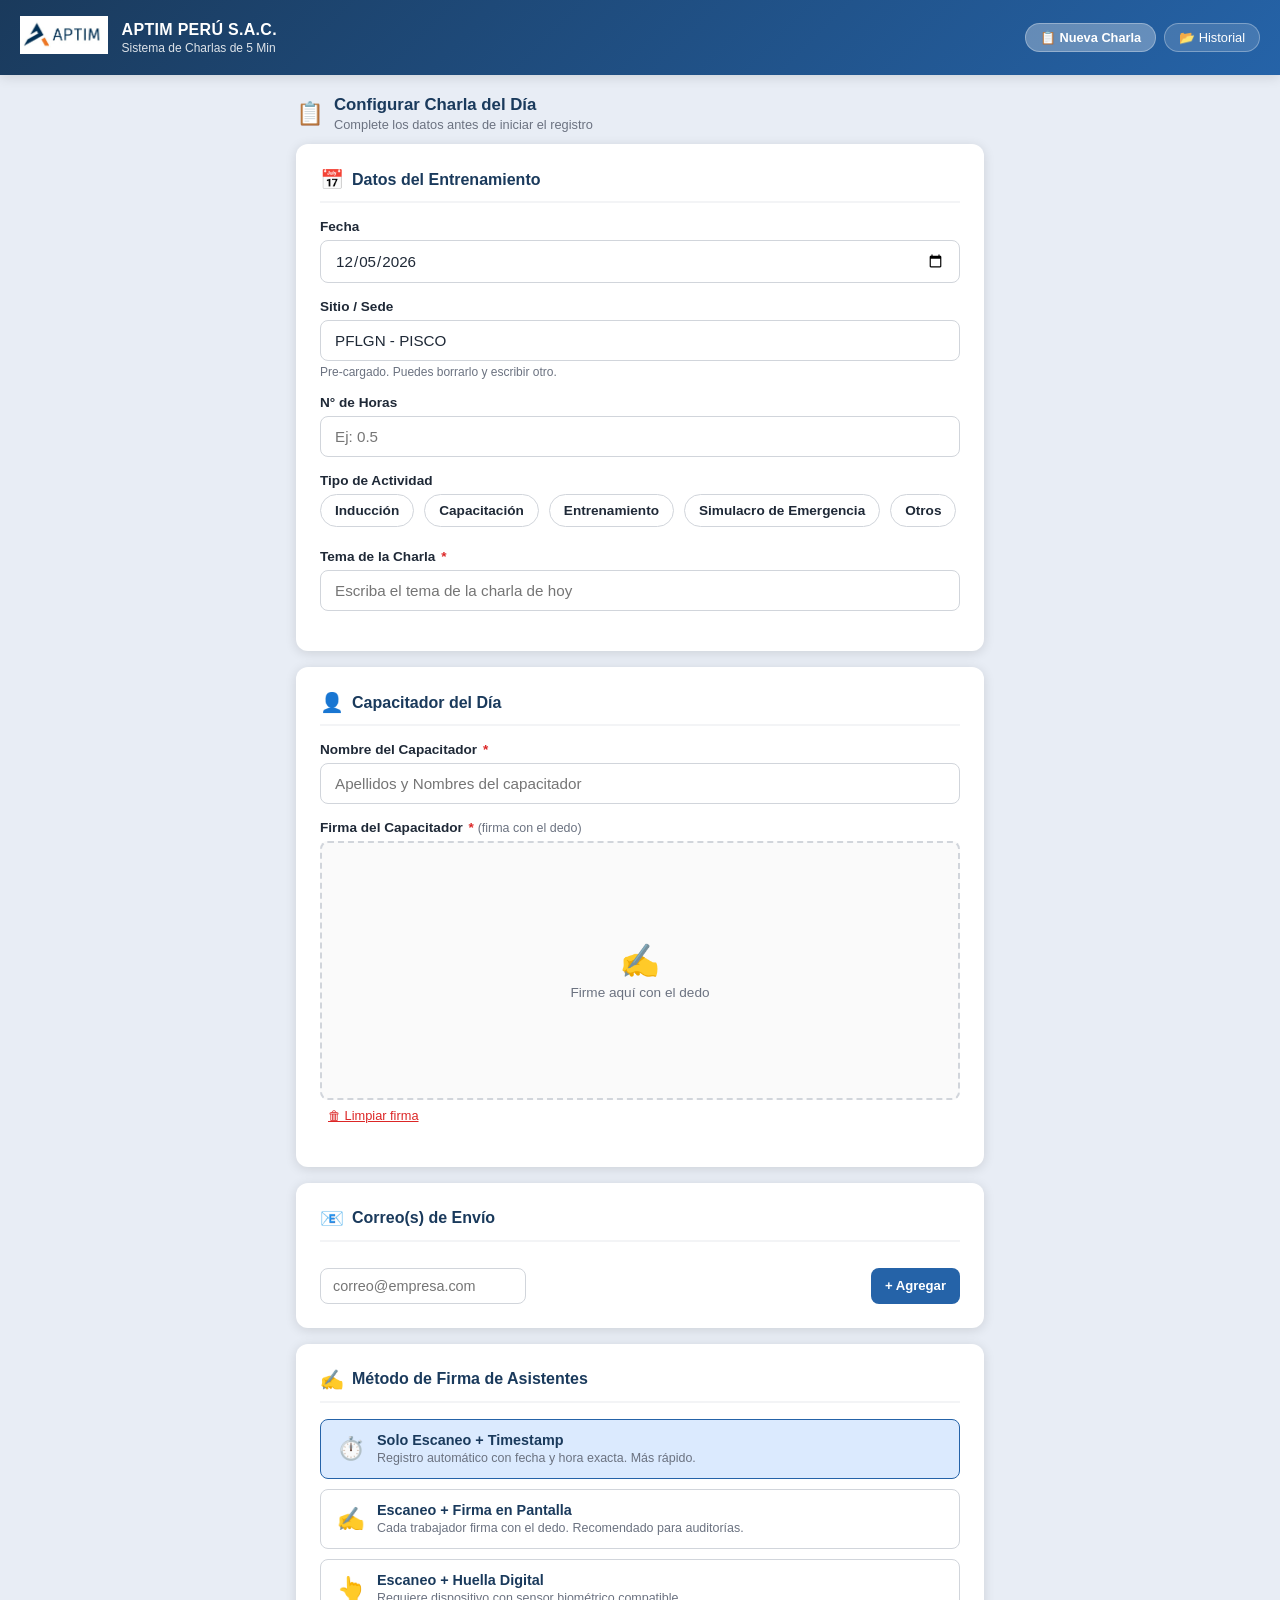
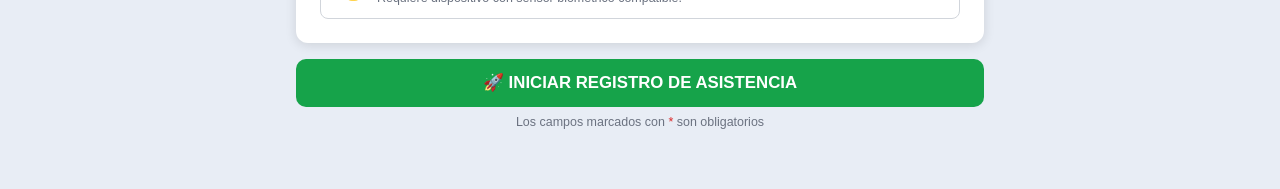
<file: index.html>
<!DOCTYPE html>
<html lang="es">
<head>
  <meta charset="UTF-8">
  <meta name="viewport" content="width=device-width, initial-scale=1.0, maximum-scale=1.0, user-scalable=no">
  <meta name="mobile-web-app-capable" content="yes">
  <meta name="apple-mobile-web-app-capable" content="yes">
  <title>Charlas 5 Min — APTIM PERÚ</title>
  <link rel="stylesheet" href="css/styles.css">

  <!-- PWA -->
  <link rel="manifest" href="manifest.json">
  <meta name="theme-color" content="#1a3a5c">
  <meta name="apple-mobile-web-app-capable" content="yes">
  <meta name="apple-mobile-web-app-status-bar-style" content="black-translucent">
  <meta name="apple-mobile-web-app-title" content="Charlas APTIM">
  <link rel="apple-touch-icon" href="assets/icon-192.png">
  <link rel="icon" type="image/png" sizes="192x192" href="assets/icon-192.png">
</head>
<body>

<!-- ═══ ENCABEZADO ═══ -->
<header class="header">
  <div class="header-logo">
    <img src="assets/logo.png" alt="APTIM" style="height:38px; width:auto;">
  </div>
  <div class="header-texto">
    <h1>APTIM PERÚ S.A.C.</h1>
    <p>Sistema de Charlas de 5 Min</p>
  </div>
  <nav class="header-nav">
    <a href="index.html"    class="btn-nav activo">📋 Nueva Charla</a>
    <a href="historial.html" class="btn-nav">📂 Historial</a>
  </nav>
</header>

<!-- ═══ CONTENIDO ═══ -->
<div class="contenedor">

  <!-- Título de sección -->
  <div style="margin: 16px 0 12px; display:flex; align-items:center; gap:10px;">
    <span style="font-size:1.4rem;">📋</span>
    <div>
      <h2 style="font-size:1.05rem; font-weight:700; color:#1a3a5c;">Configurar Charla del Día</h2>
      <p style="font-size:0.8rem; color:#6b7280; margin-top:2px;">Complete los datos antes de iniciar el registro</p>
    </div>
  </div>

  <!-- ── CARD 1: Datos generales ── -->
  <div class="card">
    <div class="card-titulo"><span class="icono">📅</span> Datos del Entrenamiento</div>

    <!-- Fecha -->
    <div class="form-grupo">
      <label for="fecha">Fecha</label>
      <input type="date" id="fecha">
    </div>

    <!-- Sitio/Sede -->
    <div class="form-grupo">
      <label for="sede">Sitio / Sede</label>
      <input type="text" id="sede" value="PFLGN - PISCO" placeholder="Ej: PFLGN - PISCO">
      <div class="hint">Pre-cargado. Puedes borrarlo y escribir otro.</div>
    </div>

    <!-- N° Horas -->
    <div class="form-grupo">
      <label for="horas">N° de Horas</label>
      <input type="number" id="horas" min="0.1" max="24" step="0.5" placeholder="Ej: 0.5">
    </div>

    <!-- Tipo de Actividad -->
    <div class="form-grupo">
      <label>Tipo de Actividad</label>
      <div class="checkgroup" id="tipo-actividad">
        <label class="check-item" data-valor="Inducción">
          <input type="checkbox" value="Inducción"> Inducción
        </label>
        <label class="check-item" data-valor="Capacitación">
          <input type="checkbox" value="Capacitación"> Capacitación
        </label>
        <label class="check-item" data-valor="Entrenamiento">
          <input type="checkbox" value="Entrenamiento"> Entrenamiento
        </label>
        <label class="check-item" data-valor="Simulacro de Emergencia">
          <input type="checkbox" value="Simulacro de Emergencia"> Simulacro de Emergencia
        </label>
        <label class="check-item" data-valor="Otros">
          <input type="checkbox" value="Otros"> Otros
        </label>
      </div>
      <div class="otros-texto" id="otros-wrap">
        <input type="text" id="otros-texto" placeholder="Especifique el tipo de actividad..." style="margin-top:6px;">
      </div>
    </div>

    <!-- Tema de la Charla -->
    <div class="form-grupo">
      <label for="tema">Tema de la Charla <span class="req">*</span></label>
      <input type="text" id="tema"
             placeholder="Escriba el tema de la charla de hoy"
             required
             autocomplete="off">
      <div class="error-msg" id="tema-error">El tema de la charla es obligatorio.</div>
    </div>
  </div>

  <!-- ── CARD 2: Capacitador ── -->
  <div class="card">
    <div class="card-titulo"><span class="icono">👤</span> Capacitador del Día</div>

    <div class="form-grupo">
      <label for="capacitador">Nombre del Capacitador <span class="req">*</span></label>
      <input type="text" id="capacitador"
             placeholder="Apellidos y Nombres del capacitador"
             required
             autocomplete="off">
      <div class="error-msg" id="capacitador-error">El nombre del capacitador es obligatorio.</div>
    </div>

    <!-- Firma del capacitador -->
    <div class="form-grupo" id="firma-capacitador-wrap">
      <label>Firma del Capacitador <span class="req" id="firma-cap-req">*</span>
        <span style="font-weight:400; color:#6b7280; font-size:0.78rem;" id="firma-cap-modo">(firma con el dedo)</span>
      </label>
      <div class="firma-wrap" id="firma-capacitador-area">
        <canvas id="canvas-capacitador" height="120"></canvas>
        <div class="firma-placeholder">
          <span class="icono-firma">✍️</span>
          <span>Firme aquí con el dedo</span>
        </div>
      </div>
      <button class="btn-limpiar-firma" id="btn-limpiar-firma-cap" onclick="limpiarFirmaCapacitador()">
        🗑 Limpiar firma
      </button>
      <div class="error-msg" id="firma-cap-error">La firma del capacitador es obligatoria.</div>

      <!-- Huella digital (se muestra si el método es huella) -->
      <div id="huella-capacitador-wrap" class="oculto" style="margin-top:10px;">
        <button class="btn btn-gris btn-bloque" id="btn-huella-cap" onclick="registrarHuellaCapacitador()">
          👆 Registrar Huella del Capacitador
        </button>
        <div id="huella-cap-estado" class="mt-8" style="font-size:0.82rem; color:#6b7280; text-align:center;"></div>
      </div>
    </div>
  </div>

  <!-- ── CARD 3: Correos de envío ── -->
  <div class="card">
    <div class="card-titulo"><span class="icono">📧</span> Correo(s) de Envío</div>

    <!-- Lista de correos agregados -->
    <div class="correos-lista" id="correos-lista">
      <!-- Se llenan dinámicamente -->
    </div>
    <div id="sin-correos" style="font-size:0.83rem; color:#6b7280; padding:6px 0; display:none;">
      No hay correos configurados.
    </div>

    <!-- Agregar correo -->
    <div class="correo-agregar" style="margin-top:10px;">
      <div class="correo-input-wrap">
        <input type="email" id="input-correo"
               placeholder="correo@empresa.com"
               autocomplete="off"
               oninput="filtrarMemoriaCorreos(this.value)"
               onfocus="filtrarMemoriaCorreos(this.value)"
               onkeydown="teclaCorreo(event)">
        <div class="memoria-correos" id="memoria-correos"></div>
      </div>
      <button class="btn btn-primario btn-chico" onclick="agregarCorreo()">+ Agregar</button>
    </div>
    <div class="error-msg visible" id="correo-error" style="display:none;">Ingrese al menos un correo de envío.</div>
  </div>

  <!-- ── CARD 4: Método de firma de asistentes ── -->
  <div class="card">
    <div class="card-titulo"><span class="icono">✍️</span> Método de Firma de Asistentes</div>

    <div class="metodo-grupo" id="metodo-grupo">

      <label class="metodo-item seleccionado" data-metodo="timestamp">
        <input type="radio" name="metodo" value="timestamp" checked>
        <span class="metodo-icono">⏱️</span>
        <div class="metodo-texto">
          <strong>Solo Escaneo + Timestamp</strong>
          <small>Registro automático con fecha y hora exacta. Más rápido.</small>
        </div>
      </label>

      <label class="metodo-item" data-metodo="firma">
        <input type="radio" name="metodo" value="firma">
        <span class="metodo-icono">✍️</span>
        <div class="metodo-texto">
          <strong>Escaneo + Firma en Pantalla</strong>
          <small>Cada trabajador firma con el dedo. Recomendado para auditorías.</small>
        </div>
      </label>

      <label class="metodo-item" data-metodo="huella">
        <input type="radio" name="metodo" value="huella">
        <span class="metodo-icono">👆</span>
        <div class="metodo-texto">
          <strong>Escaneo + Huella Digital</strong>
          <small>Requiere dispositivo con sensor biométrico compatible.</small>
        </div>
      </label>

    </div>
  </div>

  <!-- ── BOTÓN INICIAR ── -->
  <button class="btn btn-verde btn-bloque btn-grande" id="btn-iniciar" onclick="iniciarCharla()">
    🚀 INICIAR REGISTRO DE ASISTENCIA
  </button>

  <p class="text-center text-gris mt-8" style="font-size:0.78rem;">
    Los campos marcados con <span style="color:#dc2626;">*</span> son obligatorios
  </p>

</div><!-- /contenedor -->

<!-- ═══ TOAST CONTAINER ═══ -->
<div class="toast-container" id="toast-container"></div>

<!-- ═══ SCRIPTS ═══ -->
<script src="js/database.js"></script>
<script src="js/firma.js"></script>
<script src="js/app.js"></script>

<script>
// ─────────────────────────────────────────────────────────
//  Lógica de la pantalla index.html
// ─────────────────────────────────────────────────────────

let correosEnvio   = [];
let memoriaCorreos = [];
let firmaCapacitorDataURL = null;
let huellaCapacitadorRegistrada = false;

// ── Al cargar la página ──
document.addEventListener('DOMContentLoaded', async () => {
  // Inicializar BD
  await DB.inicializar();

  // Fecha de hoy — formato YYYY-MM-DD compatible con todos los navegadores móviles
  const hoy = new Date();
  const yyyy = hoy.getFullYear();
  const mm   = String(hoy.getMonth() + 1).padStart(2, '0');
  const dd   = String(hoy.getDate()).padStart(2, '0');
  document.getElementById('fecha').value = `${yyyy}-${mm}-${dd}`;

  // Sede pre-cargada por si el atributo value no se aplica en móvil
  if (!document.getElementById('sede').value) {
    document.getElementById('sede').value = 'PFLGN - PISCO';
  }

  // Cargar correos en memoria
  memoriaCorreos = await DB.config.correosMemoria();

  // Inicializar pad de firma del capacitador
  Firma.init('canvas-capacitador', {
    onFirma: (dataURL) => {
      firmaCapacitorDataURL = dataURL;
      document.getElementById('firma-capacitador-area').classList.add('tiene-firma');
    },
    onLimpiar: () => {
      firmaCapacitorDataURL = null;
      document.getElementById('firma-capacitador-area').classList.remove('tiene-firma');
    }
  });

  // Checkboxes de tipo de actividad
  document.querySelectorAll('#tipo-actividad .check-item').forEach(label => {
    label.addEventListener('click', () => {
      const cb = label.querySelector('input[type="checkbox"]');
      cb.checked = !cb.checked;
      label.classList.toggle('marcado', cb.checked);
      // Mostrar/ocultar campo "Otros"
      const hayOtros = document.querySelector('.check-item[data-valor="Otros"] input').checked;
      document.getElementById('otros-wrap').classList.toggle('visible', hayOtros);
    });
  });

  // Método de firma — cambio de selección
  document.querySelectorAll('#metodo-grupo .metodo-item').forEach(item => {
    item.addEventListener('click', () => {
      document.querySelectorAll('#metodo-grupo .metodo-item').forEach(i => i.classList.remove('seleccionado'));
      item.classList.add('seleccionado');
      item.querySelector('input[type="radio"]').checked = true;
      actualizarModoFirmaCapacitador();
    });
  });

  // Cerrar dropdown de memoria al hacer clic fuera
  document.addEventListener('click', (e) => {
    if (!e.target.closest('.correo-agregar')) {
      document.getElementById('memoria-correos').classList.remove('visible');
    }
  });

  // Cargar correos ya en memoria para mostrar
  actualizarListaCorreos();
});

// ── Modo firma del capacitador según método seleccionado ──
function actualizarModoFirmaCapacitador() {
  const metodo = document.querySelector('input[name="metodo"]:checked').value;
  const wrapFirma  = document.getElementById('firma-capacitador-wrap');
  const modoLabel  = document.getElementById('firma-cap-modo');
  const wrapHuella = document.getElementById('huella-capacitador-wrap');
  const canvasWrap = document.getElementById('firma-capacitador-area');

  if (metodo === 'timestamp') {
    // Sin firma ni huella
    canvasWrap.style.display   = 'block';
    wrapHuella.classList.add('oculto');
    modoLabel.textContent = '(firma con el dedo)';
    document.getElementById('firma-cap-req').style.display = 'none';
    firmaCapacitorDataURL = '__timestamp__'; // marca especial
  } else if (metodo === 'firma') {
    canvasWrap.style.display = 'block';
    wrapHuella.classList.add('oculto');
    modoLabel.textContent = '(firma con el dedo)';
    document.getElementById('firma-cap-req').style.display = 'inline';
    if (firmaCapacitorDataURL === '__timestamp__') firmaCapacitorDataURL = null;
  } else if (metodo === 'huella') {
    canvasWrap.style.display = 'none';
    wrapHuella.classList.remove('oculto');
    modoLabel.textContent = '(huella digital)';
    document.getElementById('firma-cap-req').style.display = 'inline';
    firmaCapacitorDataURL = null;
  }
}

// ── Limpiar firma del capacitador ──
function limpiarFirmaCapacitador() {
  Firma.limpiar('canvas-capacitador');
  firmaCapacitorDataURL = null;
  document.getElementById('firma-capacitador-area').classList.remove('tiene-firma');
}

// ── Huella del capacitador ──
async function registrarHuellaCapacitador() {
  const estado = document.getElementById('huella-cap-estado');
  try {
    estado.textContent = '⏳ Esperando huella...';
    await Firma.registrarHuella('capacitador');
    huellaCapacitadorRegistrada = true;
    firmaCapacitorDataURL = '__huella__';
    estado.textContent = '✅ Huella registrada correctamente';
    estado.style.color = '#16a34a';
    document.getElementById('btn-huella-cap').textContent = '✅ Huella del Capacitador Registrada';
    document.getElementById('btn-huella-cap').disabled = true;
  } catch (err) {
    estado.textContent = '❌ ' + (err.message || 'Error al registrar huella');
    estado.style.color = '#dc2626';
  }
}

// ── Correos: filtrar memoria ──
function filtrarMemoriaCorreos(valor) {
  const contenedor = document.getElementById('memoria-correos');
  if (!memoriaCorreos.length) { contenedor.classList.remove('visible'); return; }

  const filtrados = memoriaCorreos.filter(c =>
    c.toLowerCase().includes(valor.toLowerCase()) && !correosEnvio.includes(c)
  );
  if (!filtrados.length) { contenedor.classList.remove('visible'); return; }

  contenedor.innerHTML = filtrados.map(c =>
    `<div class="memoria-item" onclick="seleccionarCorreoMemoria('${c}')">${c}</div>`
  ).join('');
  contenedor.classList.add('visible');
}

function seleccionarCorreoMemoria(correo) {
  document.getElementById('input-correo').value = correo;
  document.getElementById('memoria-correos').classList.remove('visible');
  agregarCorreo();
}

function teclaCorreo(e) {
  if (e.key === 'Enter') { e.preventDefault(); agregarCorreo(); }
  if (e.key === 'Escape') document.getElementById('memoria-correos').classList.remove('visible');
}

// ── Correos: agregar ──
function agregarCorreo() {
  const input  = document.getElementById('input-correo');
  const correo = input.value.trim().toLowerCase();
  if (!correo) return;

  // Validar formato
  const re = /^[^\s@]+@[^\s@]+\.[^\s@]+$/;
  if (!re.test(correo)) {
    mostrarToast('Formato de correo inválido', 'error'); return;
  }
  if (correosEnvio.includes(correo)) {
    mostrarToast('Ese correo ya está en la lista', 'aviso'); return;
  }

  correosEnvio.push(correo);
  DB.config.agregarCorreo(correo);
  memoriaCorreos = memoriaCorreos.filter(c => c !== correo);
  memoriaCorreos.unshift(correo);

  input.value = '';
  document.getElementById('memoria-correos').classList.remove('visible');
  actualizarListaCorreos();
}

function quitarCorreo(correo) {
  correosEnvio = correosEnvio.filter(c => c !== correo);
  actualizarListaCorreos();
}

function actualizarListaCorreos() {
  const lista    = document.getElementById('correos-lista');
  const sinMsg   = document.getElementById('sin-correos');
  const errMsg   = document.getElementById('correo-error');

  if (!correosEnvio.length) {
    lista.innerHTML = '';
    sinMsg.style.display = 'block';
  } else {
    sinMsg.style.display = 'none';
    lista.innerHTML = correosEnvio.map(c => `
      <div class="correo-tag">
        <span>📧 ${c}</span>
        <button onclick="quitarCorreo('${c}')" title="Quitar">✕</button>
      </div>`).join('');
  }
  errMsg.style.display = 'none';
}

// ── Validar y arrancar ──
function iniciarCharla() {
  let ok = true;

  // Tema obligatorio
  const tema = document.getElementById('tema').value.trim();
  if (!tema) {
    document.getElementById('tema').classList.add('error');
    document.getElementById('tema-error').classList.add('visible');
    ok = false;
  } else {
    document.getElementById('tema').classList.remove('error');
    document.getElementById('tema-error').classList.remove('visible');
  }

  // Capacitador obligatorio
  const cap = document.getElementById('capacitador').value.trim();
  if (!cap) {
    document.getElementById('capacitador').classList.add('error');
    document.getElementById('capacitador-error').classList.add('visible');
    ok = false;
  } else {
    document.getElementById('capacitador').classList.remove('error');
    document.getElementById('capacitador-error').classList.remove('visible');
  }

  // Firma del capacitador (solo si método no es timestamp)
  const metodo = document.querySelector('input[name="metodo"]:checked').value;
  if (metodo !== 'timestamp' && !firmaCapacitorDataURL) {
    document.getElementById('firma-cap-error').classList.add('visible');
    ok = false;
  } else {
    document.getElementById('firma-cap-error').classList.remove('visible');
  }

  // Al menos 1 correo
  if (!correosEnvio.length) {
    document.getElementById('correo-error').style.display = 'block';
    ok = false;
  } else {
    document.getElementById('correo-error').style.display = 'none';
  }

  if (!ok) {
    mostrarToast('Complete todos los campos obligatorios', 'error');
    window.scrollTo({ top: 0, behavior: 'smooth' });
    return;
  }

  // Armar tipos de actividad seleccionados
  const tipos = [];
  document.querySelectorAll('#tipo-actividad .check-item.marcado').forEach(el => {
    const val = el.getAttribute('data-valor');
    if (val === 'Otros') {
      const txt = document.getElementById('otros-texto').value.trim();
      tipos.push(txt ? 'Otros: ' + txt : 'Otros');
    } else {
      tipos.push(val);
    }
  });

  // Fecha — usar hoy si está vacía
  const hoy2 = new Date();
  const yyyy = hoy2.getFullYear();
  const mm   = String(hoy2.getMonth() + 1).padStart(2, '0');
  const dd   = String(hoy2.getDate()).padStart(2, '0');
  const fechaVal = document.getElementById('fecha').value || `${yyyy}-${mm}-${dd}`;

  // Guardar configuración de la charla en sessionStorage
  const charlaConfig = {
    fecha:        fechaVal,
    sede:         document.getElementById('sede').value.trim() || 'PFLGN - PISCO',
    horas:        document.getElementById('horas').value || '',
    tiposActividad: tipos,
    tema:         tema,
    capacitador:  cap,
    firmaCapacitador: firmaCapacitorDataURL,
    correos:      correosEnvio,
    metodo:       metodo,
    inicio:       new Date().toISOString()
  };

  sessionStorage.setItem('charla_config', JSON.stringify(charlaConfig));
  mostrarToast('Iniciando registro...', 'exito');

  setTimeout(() => {
    window.location.href = 'registro.html';
  }, 600);
}

// ── Toast helper ──
function mostrarToast(mensaje, tipo = 'info', duracion = 3000) {
  const iconos = { exito: '✅', error: '❌', aviso: '⚠️', info: 'ℹ️' };
  const container = document.getElementById('toast-container');
  const el = document.createElement('div');
  el.className = `toast ${tipo}`;
  el.innerHTML = `<span class="toast-icono">${iconos[tipo]||'ℹ️'}</span><span>${mensaje}</span>`;
  container.appendChild(el);
  setTimeout(() => el.remove(), duracion);
}
</script>


<script>
// Registrar Service Worker (PWA)
if ('serviceWorker' in navigator) {
  window.addEventListener('load', () => {
    navigator.serviceWorker.register('./service-worker.js')
      .then(reg => {
        console.log('SW registrado:', reg.scope);
        // Detectar actualización disponible
        reg.addEventListener('updatefound', () => {
          const newSW = reg.installing;
          newSW.addEventListener('statechange', () => {
            if (newSW.state === 'installed' && navigator.serviceWorker.controller) {
              mostrarToast('Nueva versión disponible. Recargue para actualizar.', 'info', 8000);
            }
          });
        });
      })
      .catch(err => console.warn('SW error:', err));
  });
}

// Banner de instalación PWA
let deferredPrompt = null;
window.addEventListener('beforeinstallprompt', (e) => {
  e.preventDefault();
  deferredPrompt = e;
  // Mostrar banner de instalación
  const banner = document.createElement('div');
  banner.id = 'pwa-banner';
  banner.style.cssText = `
    position:fixed; bottom:0; left:0; right:0; z-index:999;
    background:#1a3a5c; color:#fff; padding:14px 20px;
    display:flex; align-items:center; gap:12px;
    box-shadow: 0 -2px 12px rgba(0,0,0,0.25);
    font-family: 'Segoe UI', Arial, sans-serif;
  `;
  banner.innerHTML = `
    <span style="font-size:1.4rem;">📲</span>
    <span style="flex:1; font-size:0.9rem; line-height:1.4;">
      <strong>Instalar como app</strong><br>
      <small style="opacity:0.85;">Acceso rápido desde la pantalla de inicio</small>
    </span>
    <button onclick="instalarPWA()" style="
      background:#22c55e; color:#fff; border:none; border-radius:8px;
      padding:9px 18px; font-size:0.88rem; font-weight:700; cursor:pointer;">
      Instalar
    </button>
    <button onclick="document.getElementById('pwa-banner').remove()" style="
      background:transparent; color:rgba(255,255,255,0.7); border:none;
      font-size:1.3rem; cursor:pointer; padding:0 4px; line-height:1;">✕</button>
  `;
  document.body.appendChild(banner);
});

function instalarPWA() {
  if (!deferredPrompt) return;
  deferredPrompt.prompt();
  deferredPrompt.userChoice.then(choice => {
    if (choice.outcome === 'accepted') {
      mostrarToast('¡App instalada correctamente!', 'exito');
    }
    document.getElementById('pwa-banner')?.remove();
    deferredPrompt = null;
  });
}
</script>
</body>
</html>
</file>
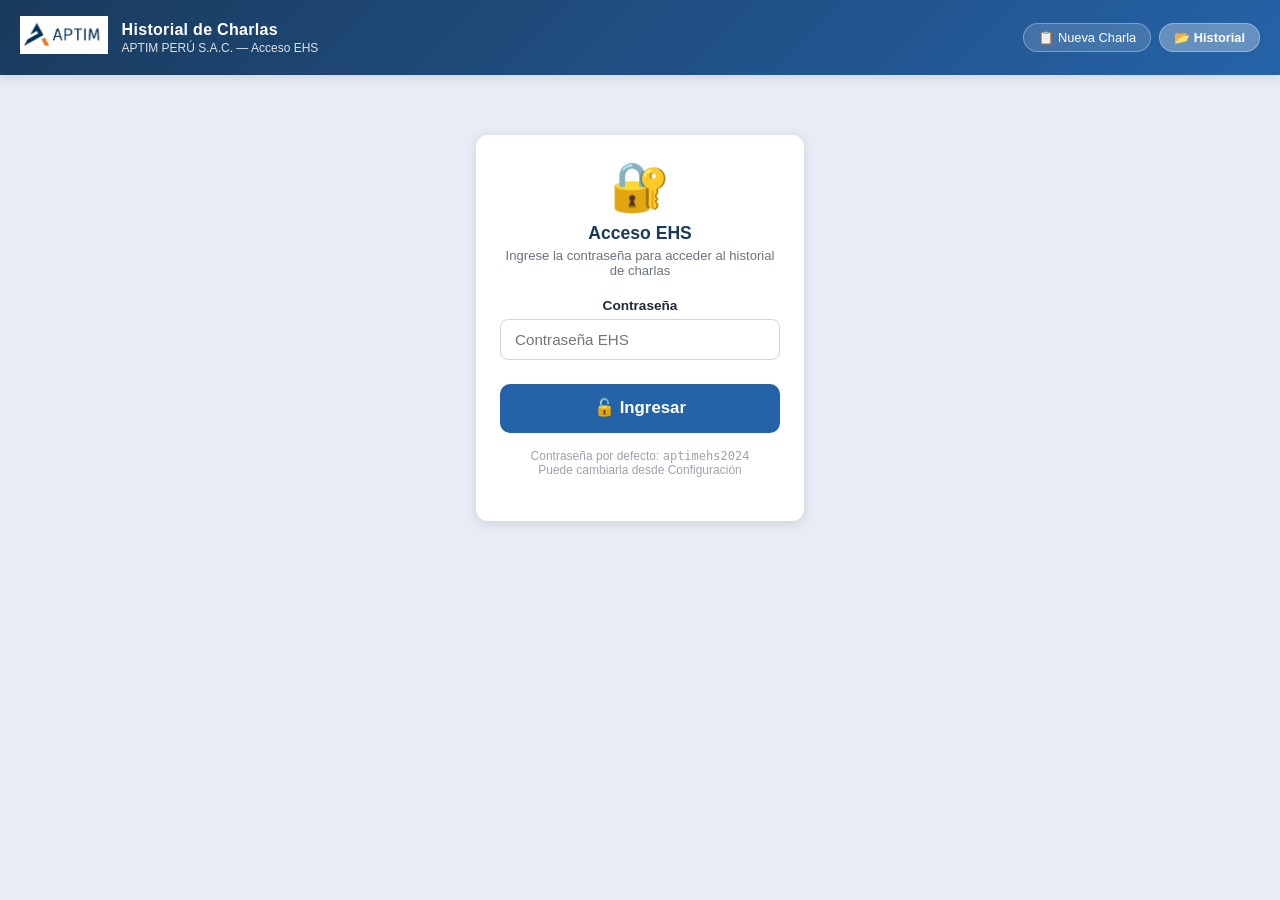
<file: historial.html>
<!DOCTYPE html>
<html lang="es">
<head>
  <meta charset="UTF-8">
  <meta name="viewport" content="width=device-width, initial-scale=1.0, maximum-scale=1.0, user-scalable=no">
  <meta name="mobile-web-app-capable" content="yes">
  <title>Historial — APTIM PERÚ</title>
  <link rel="stylesheet" href="css/styles.css">

  <!-- PWA -->
  <link rel="manifest" href="manifest.json">
  <meta name="theme-color" content="#1a3a5c">
  <meta name="apple-mobile-web-app-capable" content="yes">
  <meta name="apple-mobile-web-app-status-bar-style" content="black-translucent">
  <meta name="apple-mobile-web-app-title" content="Charlas APTIM">
  <link rel="apple-touch-icon" href="assets/icon-192.png">
  <link rel="icon" type="image/png" sizes="192x192" href="assets/icon-192.png">
</head>
<body>

<!-- ═══ ENCABEZADO ═══ -->
<header class="header">
  <div class="header-logo">
    <img src="assets/logo.png" alt="APTIM" style="height:38px; width:auto;">
  </div>
  <div class="header-texto">
    <h1>Historial de Charlas</h1>
    <p>APTIM PERÚ S.A.C. — Acceso EHS</p>
  </div>
  <nav class="header-nav">
    <a href="index.html"     class="btn-nav">📋 Nueva Charla</a>
    <a href="historial.html" class="btn-nav activo">📂 Historial</a>
  </nav>
</header>

<!-- ═══ PANTALLA DE LOGIN EHS ═══ -->
<div id="pantalla-login">
  <div class="login-ehs">
    <div class="card">
      <div class="login-logo">🔐</div>
      <h2>Acceso EHS</h2>
      <p>Ingrese la contraseña para acceder al historial de charlas</p>

      <div class="form-grupo">
        <label for="input-pass">Contraseña</label>
        <input type="password" id="input-pass"
               placeholder="Contraseña EHS"
               onkeydown="if(event.key==='Enter') verificarAcceso()">
        <div class="error-msg" id="pass-error">Contraseña incorrecta.</div>
      </div>

      <button class="btn btn-primario btn-bloque btn-grande" onclick="verificarAcceso()" style="margin-top:8px;">
        🔓 Ingresar
      </button>

      <p style="margin-top:16px; font-size:0.75rem; color:#9ca3af;">
        Contraseña por defecto: <code>aptimehs2024</code><br>
        Puede cambiarla desde Configuración
      </p>
    </div>
  </div>
</div>

<!-- ═══ PANTALLA DE HISTORIAL (oculta hasta login) ═══ -->
<div id="pantalla-historial" class="oculto">
  <div class="contenedor-ancho">

    <!-- Barra de acciones -->
    <div style="display:flex; align-items:center; gap:12px; margin:16px 0 12px; flex-wrap:wrap;">
      <div>
        <h2 style="font-size:1.05rem; font-weight:700; color:#1a3a5c;">📂 Historial de Charlas</h2>
        <p style="font-size:0.78rem; color:#6b7280;" id="total-charlas-texto"></p>
      </div>
      <div style="margin-left:auto; display:flex; gap:8px; flex-wrap:wrap;">
        <button class="btn btn-gris btn-chico" onclick="mostrarCambioPass()">🔑 Cambiar contraseña</button>
        <button class="btn btn-gris btn-chico" onclick="cerrarSesionEHS()">🚪 Salir</button>
      </div>
    </div>

    <!-- Filtros -->
    <div class="card" style="padding:14px 16px;">
      <div class="historial-filtros">
        <input type="text"   id="filtro-texto"  placeholder="🔍 Buscar por tema o capacitador..." oninput="aplicarFiltros()">
        <input type="month"  id="filtro-mes"    oninput="aplicarFiltros()" title="Filtrar por mes">
        <select id="filtro-estado" onchange="aplicarFiltros()">
          <option value="">Todos los estados</option>
          <option value="cerrada">Cerradas</option>
          <option value="abierta">Abiertas</option>
        </select>
        <button class="btn btn-gris btn-chico" onclick="limpiarFiltros()">✕ Limpiar</button>
      </div>
    </div>

    <!-- Estadísticas resumen -->
    <div class="stats-bar" id="stats-historial" style="margin-bottom:16px; display:none;">
      <div class="stat-item">
        <div class="stat-numero" id="stat-total-charlas">0</div>
        <div class="stat-label">Total Charlas</div>
      </div>
      <div class="stat-item verde">
        <div class="stat-numero" id="stat-total-asistentes">0</div>
        <div class="stat-label">Total Asistentes</div>
      </div>
      <div class="stat-item naranja">
        <div class="stat-numero" id="stat-este-mes">0</div>
        <div class="stat-label">Este Mes</div>
      </div>
    </div>

    <!-- Lista de charlas -->
    <div id="lista-charlas"></div>

    <!-- Estado vacío -->
    <div id="estado-vacio" class="vacio oculto">
      <div class="icono">📋</div>
      <p>No se encontraron charlas con los filtros aplicados.</p>
    </div>

  </div>
</div>

<!-- ═══ MODAL DETALLE DE CHARLA ═══ -->
<div class="modal-fondo" id="modal-detalle">
  <div class="modal" style="max-width:600px; max-height:90vh; overflow-y:auto;">
    <div class="modal-titulo">📄 Detalle de la Charla</div>

    <div id="detalle-contenido"></div>

    <div class="modal-botones" style="flex-wrap:wrap;">
      <button class="btn btn-gris"      onclick="cerrarModalDetalle()">Cerrar</button>
      <button class="btn btn-primario"  id="btn-reenviar-correo" onclick="reenviarCorreo()">📧 Reenviar por Correo</button>
      <button class="btn btn-verde"     id="btn-regenrar-pdf"    onclick="regenerarPDF()">📄 Descargar PDF</button>
    </div>
  </div>
</div>

<!-- ═══ MODAL CAMBIO DE CONTRASEÑA ═══ -->
<div class="modal-fondo" id="modal-cambio-pass">
  <div class="modal">
    <div class="modal-titulo">🔑 Cambiar Contraseña EHS</div>
    <div class="form-grupo">
      <label>Contraseña actual</label>
      <input type="password" id="pass-actual" placeholder="Contraseña actual">
    </div>
    <div class="form-grupo">
      <label>Nueva contraseña</label>
      <input type="password" id="pass-nueva" placeholder="Nueva contraseña (mín. 6 caracteres)">
    </div>
    <div class="form-grupo">
      <label>Confirmar nueva contraseña</label>
      <input type="password" id="pass-confirmar" placeholder="Repetir nueva contraseña">
    </div>
    <div class="error-msg" id="pass-cambio-error" style="display:block; visibility:hidden;">Error</div>
    <div class="modal-botones">
      <button class="btn btn-gris" onclick="cerrarCambioPass()">Cancelar</button>
      <button class="btn btn-primario" onclick="guardarNuevaPass()">Guardar</button>
    </div>
  </div>
</div>

<!-- ═══ OVERLAY CARGA ═══ -->
<div class="modal-fondo" id="overlay-hist" style="background:rgba(0,0,0,0.65); display:none;">
  <div style="text-align:center; color:#fff;">
    <div class="spinner" style="margin:0 auto 14px; width:44px; height:44px; border-width:5px;"></div>
    <div id="texto-carga-hist" style="font-size:0.95rem; font-weight:600;">Procesando...</div>
  </div>
</div>

<!-- ═══ TOAST ═══ -->
<div class="toast-container" id="toast-container"></div>

<!-- ═══ SCRIPTS ═══ -->
<script src="js/database.js"></script>
<script src="js/app.js"></script>
<script src="js/pdf.js"></script>
<script src="js/email.js"></script>

<script>
// ══════════════════════════════════════════════
//  Estado
// ══════════════════════════════════════════════
let todasLasCharlas = [];
let charlaDetalleActiva = null;
let sesionEHSActiva = false;

// ══════════════════════════════════════════════
//  INICIALIZACIÓN
// ══════════════════════════════════════════════
document.addEventListener('DOMContentLoaded', async () => {
  await DB.inicializar();
  // Si ya hay sesión en esta pestaña, ir directo al historial
  if (sessionStorage.getItem('ehs_sesion') === '1') {
    mostrarHistorial();
  }
});

// ══════════════════════════════════════════════
//  LOGIN EHS
// ══════════════════════════════════════════════
function verificarAcceso() {
  const pass = document.getElementById('input-pass').value;
  if (DB.ehs.verificar(pass)) {
    document.getElementById('pass-error').classList.remove('visible');
    sessionStorage.setItem('ehs_sesion', '1');
    mostrarHistorial();
  } else {
    document.getElementById('pass-error').classList.add('visible');
    document.getElementById('input-pass').value = '';
    document.getElementById('input-pass').focus();
  }
}

function cerrarSesionEHS() {
  sessionStorage.removeItem('ehs_sesion');
  document.getElementById('pantalla-historial').classList.add('oculto');
  document.getElementById('pantalla-login').style.display = 'block';
  document.getElementById('input-pass').value = '';
}

// ══════════════════════════════════════════════
//  CARGAR HISTORIAL
// ══════════════════════════════════════════════
async function mostrarHistorial() {
  document.getElementById('pantalla-login').style.display = 'none';
  document.getElementById('pantalla-historial').classList.remove('oculto');
  sesionEHSActiva = true;
  await cargarCharlas();
}

async function cargarCharlas() {
  todasLasCharlas = await DB.charlas.todas();
  calcularEstadisticas();
  aplicarFiltros();
}

function calcularEstadisticas() {
  const ahora  = new Date();
  const mesAct = `${ahora.getFullYear()}-${String(ahora.getMonth()+1).padStart(2,'0')}`;
  let totalAsist = 0;
  let esMes = 0;

  todasLasCharlas.forEach(c => {
    totalAsist += c.totalAsistentes || 0;
    if (c.fecha && c.fecha.startsWith(mesAct)) esMes++;
  });

  document.getElementById('stat-total-charlas').textContent    = todasLasCharlas.length;
  document.getElementById('stat-total-asistentes').textContent = totalAsist;
  document.getElementById('stat-este-mes').textContent         = esMes;
  document.getElementById('stats-historial').style.display     = todasLasCharlas.length ? 'grid' : 'none';
  document.getElementById('total-charlas-texto').textContent   =
    `${todasLasCharlas.length} charla(s) registrada(s)`;
}

// ══════════════════════════════════════════════
//  FILTROS
// ══════════════════════════════════════════════
function aplicarFiltros() {
  const texto  = document.getElementById('filtro-texto').value.toLowerCase().trim();
  const mes    = document.getElementById('filtro-mes').value;
  const estado = document.getElementById('filtro-estado').value;

  let filtradas = todasLasCharlas.filter(c => {
    const matchTexto  = !texto  || (c.tema||'').toLowerCase().includes(texto) || (c.capacitador||'').toLowerCase().includes(texto) || (c.sede||'').toLowerCase().includes(texto);
    const matchMes    = !mes    || (c.fecha||'').startsWith(mes);
    const matchEstado = !estado || c.estado === estado;
    return matchTexto && matchMes && matchEstado;
  });

  renderizarLista(filtradas);
}

function limpiarFiltros() {
  document.getElementById('filtro-texto').value  = '';
  document.getElementById('filtro-mes').value    = '';
  document.getElementById('filtro-estado').value = '';
  aplicarFiltros();
}

// ══════════════════════════════════════════════
//  RENDERIZAR LISTA
// ══════════════════════════════════════════════
function renderizarLista(lista) {
  const contenedor = document.getElementById('lista-charlas');
  const vacio      = document.getElementById('estado-vacio');

  if (!lista.length) {
    contenedor.innerHTML = '';
    vacio.classList.remove('oculto');
    return;
  }
  vacio.classList.add('oculto');

  contenedor.innerHTML = lista.map(c => {
    const f = formatearFechaCorta(c.fecha);
    const badgeEstado = c.estado === 'cerrada'
      ? '<span style="background:#dcfce7;color:#15803d;border-radius:4px;padding:2px 8px;font-size:0.72rem;font-weight:600;">✅ Cerrada</span>'
      : '<span style="background:#fef9c3;color:#92400e;border-radius:4px;padding:2px 8px;font-size:0.72rem;font-weight:600;">⏳ Abierta</span>';

    const tipos = (c.tiposActividad||[]).join(', ') || '—';

    return `
      <div class="historial-item" onclick="verDetalle(${c.id})">
        <div class="historial-fecha">
          <div class="dia">${f.dia}</div>
          <div class="mes">${f.mes}</div>
        </div>
        <div class="historial-info">
          <h4>${c.tema || 'Sin tema'}</h4>
          <p>📍 ${c.sede||'—'} · 👤 ${c.capacitador||'—'} · 👥 ${c.totalAsistentes||0} asistentes · ${tipos}</p>
        </div>
        <div style="display:flex; flex-direction:column; align-items:flex-end; gap:6px; flex-shrink:0;">
          ${badgeEstado}
          <div style="display:flex; gap:6px;">
            <button class="btn btn-gris btn-chico" onclick="event.stopPropagation(); descargarDirecto(${c.id})" title="Descargar PDF">📄</button>
            <button class="btn btn-gris btn-chico" onclick="event.stopPropagation(); reenviarDirecto(${c.id})" title="Reenviar correo">📧</button>
          </div>
        </div>
      </div>`;
  }).join('');
}

// ══════════════════════════════════════════════
//  VER DETALLE
// ══════════════════════════════════════════════
async function verDetalle(charlaId) {
  const charla      = await DB.charlas.obtener(charlaId);
  const asistentes  = await DB.asistencias.porCharla(charlaId);
  charlaDetalleActiva = { charla, asistentes };

  const tipos = (charla.tiposActividad||[]).join(', ') || '—';

  document.getElementById('detalle-contenido').innerHTML = `
    <div style="background:#f8fafc; border-radius:8px; padding:14px; margin-bottom:14px; font-size:0.88rem; line-height:2;">
      <b>Tema:</b> ${charla.tema||'—'}<br>
      <b>Fecha:</b> ${formatearFecha(charla.fecha)}<br>
      <b>Sede:</b> ${charla.sede||'—'}<br>
      <b>Capacitador:</b> ${charla.capacitador||'—'}<br>
      <b>Tipo de actividad:</b> ${tipos}<br>
      <b>Horas:</b> ${charla.horas||'—'}<br>
      <b>Total asistentes:</b> ${asistentes.length}<br>
      <b>Estado:</b> ${charla.estado||'—'}<br>
      <b>Correos:</b> ${(charla.correos||[]).join(', ')||'—'}<br>
    </div>
    <div style="overflow-x:auto; max-height:300px; overflow-y:auto;">
      <table class="tabla-registro">
        <thead>
          <tr><th>#</th><th>Apellidos y Nombres</th><th>DNI</th><th>Hora</th><th>Firma</th></tr>
        </thead>
        <tbody>
          ${asistentes.map(a => `
            <tr>
              <td style="font-weight:700;">${a.orden}</td>
              <td style="font-size:0.82rem;">${a.nombre}</td>
              <td style="font-size:0.82rem;">${a.dni}</td>
              <td><span class="badge-hora">${formatearHora(a.horaRegistro)}</span></td>
              <td style="text-align:center;">${
                a.firma === '__timestamp__' ? '⏱' :
                a.firma === '__huella__'    ? '👆' :
                a.firma                    ? '✍️' : '—'
              }</td>
            </tr>`).join('')}
        </tbody>
      </table>
    </div>`;

  document.getElementById('modal-detalle').classList.add('visible');
}

function cerrarModalDetalle() {
  document.getElementById('modal-detalle').classList.remove('visible');
  charlaDetalleActiva = null;
}

// ══════════════════════════════════════════════
//  DESCARGAR PDF
// ══════════════════════════════════════════════
async function descargarDirecto(charlaId) {
  mostrarOverlay('Generando PDF...');
  try {
    const charla     = await DB.charlas.obtener(charlaId);
    const asistentes = await DB.asistencias.porCharla(charlaId);
    const blob       = await GenerarPDF.crear(charla, asistentes);
    GenerarPDF.descargar(blob, nombreArchivoPDF(charla));
    mostrarToast('PDF descargado', 'exito');
  } catch(e) {
    mostrarToast('Error al generar PDF: ' + e.message, 'error');
  } finally {
    ocultarOverlay();
  }
}

async function regenerarPDF() {
  if (!charlaDetalleActiva) return;
  cerrarModalDetalle();
  await descargarDirecto(charlaDetalleActiva.charla.id);
}

// ══════════════════════════════════════════════
//  REENVIAR CORREO
// ══════════════════════════════════════════════
async function reenviarDirecto(charlaId) {
  mostrarOverlay('Reenviando correo...');
  try {
    const charla     = await DB.charlas.obtener(charlaId);
    const asistentes = await DB.asistencias.porCharla(charlaId);
    const blob       = await GenerarPDF.crear(charla, asistentes);
    await Correo.enviar({
      destinatarios: charla.correos || [],
      asunto: `[REENVÍO] Charla — ${charla.tema} — ${formatearFecha(charla.fecha)}`,
      cuerpo: `Reenvío del registro de asistencia.<br><b>Tema:</b> ${charla.tema}<br><b>Asistentes:</b> ${asistentes.length}`,
      pdfBlob: blob,
      nombreArchivo: nombreArchivoPDF(charla)
    });
    mostrarToast('Correo reenviado correctamente', 'exito');
  } catch(e) {
    mostrarToast('Error al reenviar: ' + e.message, 'error');
  } finally {
    ocultarOverlay();
  }
}

async function reenviarCorreo() {
  if (!charlaDetalleActiva) return;
  cerrarModalDetalle();
  await reenviarDirecto(charlaDetalleActiva.charla.id);
}

// ══════════════════════════════════════════════
//  CAMBIO DE CONTRASEÑA
// ══════════════════════════════════════════════
function mostrarCambioPass() {
  document.getElementById('pass-actual').value    = '';
  document.getElementById('pass-nueva').value     = '';
  document.getElementById('pass-confirmar').value = '';
  const err = document.getElementById('pass-cambio-error');
  err.style.visibility = 'hidden';
  document.getElementById('modal-cambio-pass').classList.add('visible');
}

function cerrarCambioPass() {
  document.getElementById('modal-cambio-pass').classList.remove('visible');
}

function guardarNuevaPass() {
  const actual     = document.getElementById('pass-actual').value;
  const nueva      = document.getElementById('pass-nueva').value;
  const confirmar  = document.getElementById('pass-confirmar').value;
  const err        = document.getElementById('pass-cambio-error');

  if (!actual || !nueva || !confirmar) {
    err.textContent = 'Complete todos los campos.'; err.style.visibility = 'visible'; return;
  }
  if (nueva.length < 6) {
    err.textContent = 'La nueva contraseña debe tener al menos 6 caracteres.'; err.style.visibility = 'visible'; return;
  }
  if (nueva !== confirmar) {
    err.textContent = 'Las contraseñas nuevas no coinciden.'; err.style.visibility = 'visible'; return;
  }
  if (!DB.ehs.cambiarPass(actual, nueva)) {
    err.textContent = 'La contraseña actual es incorrecta.'; err.style.visibility = 'visible'; return;
  }

  cerrarCambioPass();
  mostrarToast('Contraseña actualizada correctamente', 'exito');
}

// ══════════════════════════════════════════════
//  OVERLAY
// ══════════════════════════════════════════════
function mostrarOverlay(texto) {
  document.getElementById('texto-carga-hist').textContent = texto;
  document.getElementById('overlay-hist').style.display = 'flex';
}
function ocultarOverlay() {
  document.getElementById('overlay-hist').style.display = 'none';
}
</script>


<script>
if ('serviceWorker' in navigator) {
  window.addEventListener('load', () => {
    navigator.serviceWorker.register('./service-worker.js')
      .catch(err => console.warn('SW error:', err));
  });
}
</script>
</body>
</html>
</file>
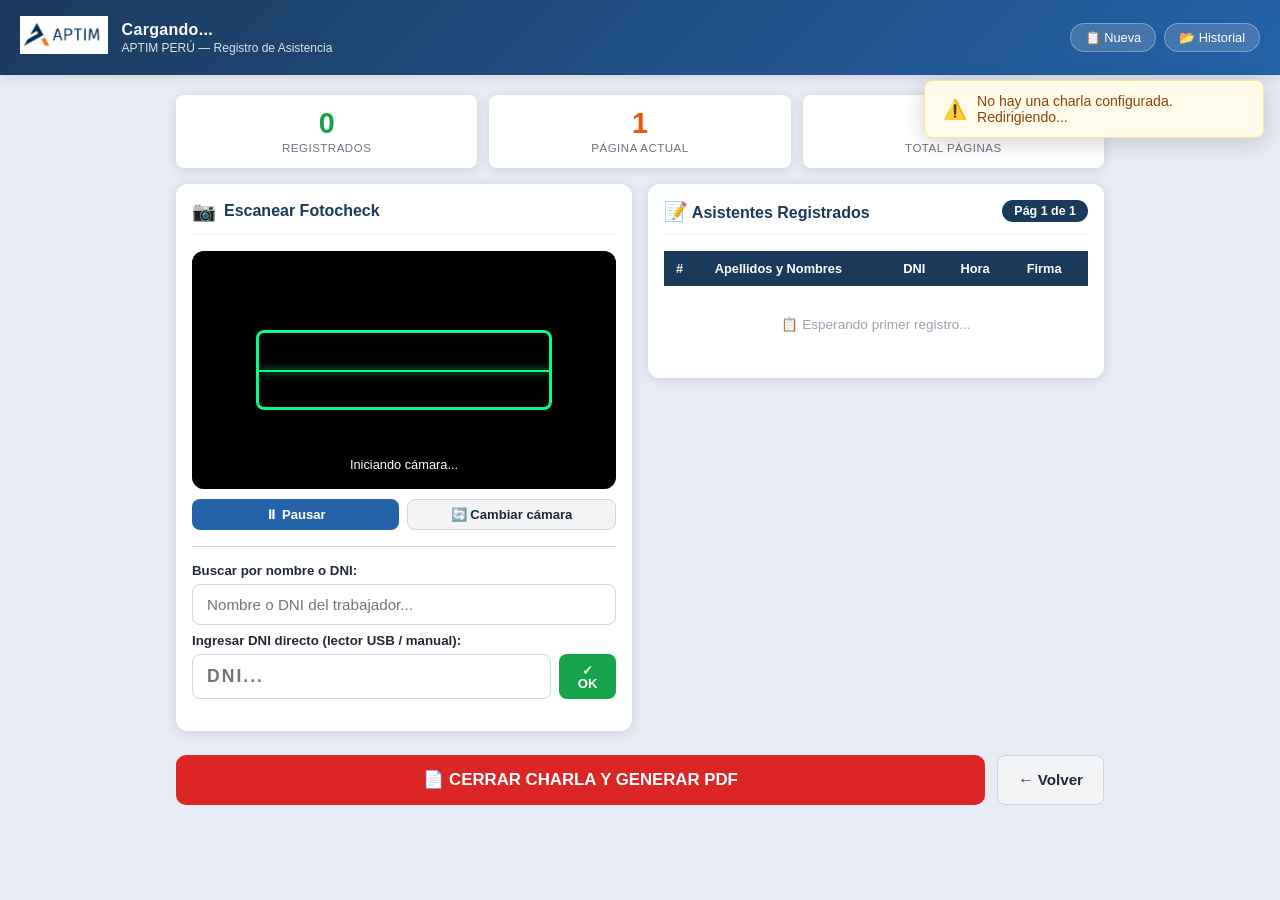
<file: registro.html>
<!DOCTYPE html>
<html lang="es">
<head>
  <meta charset="UTF-8">
  <meta name="viewport" content="width=device-width, initial-scale=1.0, maximum-scale=1.0, user-scalable=no">
  <meta name="mobile-web-app-capable" content="yes">
  <meta name="apple-mobile-web-app-capable" content="yes">
  <title>Registro de Asistencia — APTIM PERÚ</title>
  <link rel="stylesheet" href="css/styles.css">

  <!-- PWA -->
  <link rel="manifest" href="manifest.json">
  <meta name="theme-color" content="#1a3a5c">
  <meta name="apple-mobile-web-app-capable" content="yes">
  <meta name="apple-mobile-web-app-status-bar-style" content="black-translucent">
  <meta name="apple-mobile-web-app-title" content="Charlas APTIM">
  <link rel="apple-touch-icon" href="assets/icon-192.png">
  <link rel="icon" type="image/png" sizes="192x192" href="assets/icon-192.png">
</head>
<body>

<!-- ═══ ENCABEZADO ═══ -->
<header class="header">
  <div class="header-logo">
    <img src="assets/logo.png" alt="APTIM" style="height:38px; width:auto;">
  </div>
  <div class="header-texto">
    <h1 id="header-tema">Cargando...</h1>
    <p  id="header-sub">APTIM PERÚ — Registro de Asistencia</p>
  </div>
  <nav class="header-nav">
    <a href="index.html"     class="btn-nav">📋 Nueva</a>
    <a href="historial.html" class="btn-nav">📂 Historial</a>
  </nav>
</header>

<!-- ═══ CONTENIDO ═══ -->
<div class="contenedor-ancho">

  <!-- ── Estadísticas en tiempo real ── -->
  <div class="stats-bar" style="margin-top:16px;">
    <div class="stat-item verde">
      <div class="stat-numero" id="stat-registrados">0</div>
      <div class="stat-label">Registrados</div>
    </div>
    <div class="stat-item naranja">
      <div class="stat-numero" id="stat-pagina">1</div>
      <div class="stat-label">Página actual</div>
    </div>
    <div class="stat-item">
      <div class="stat-numero" id="stat-total-paginas">1</div>
      <div class="stat-label">Total páginas</div>
    </div>
  </div>

  <!-- Layout 2 columnas en tablet, 1 en celular -->
  <div style="display:grid; grid-template-columns:1fr 1fr; gap:16px;" id="grid-principal">

    <!-- ── COLUMNA IZQUIERDA: Escáner ── -->
    <div>

      <!-- Área de cámara -->
      <div class="card" style="padding:16px;">
        <div class="card-titulo"><span class="icono">📷</span> Escanear Fotocheck</div>

        <div class="scanner-area" id="scanner-area">
          <video id="video-scanner" autoplay muted playsinline></video>
          <div class="scanner-overlay">
            <div class="scanner-marco">
              <div class="scanner-linea"></div>
            </div>
          </div>
          <div class="scanner-status" id="scanner-status">Iniciando cámara...</div>
        </div>

        <!-- Botones de cámara -->
        <div style="display:flex; gap:8px; margin-top:10px;">
          <button class="btn btn-primario btn-chico" id="btn-camara" onclick="toggleCamara()" style="flex:1;">
            ⏸ Pausar
          </button>
          <button class="btn btn-gris btn-chico" onclick="cambiarCamara()" style="flex:1;">
            🔄 Cambiar cámara
          </button>
        </div>

        <hr class="divider">

        <!-- Búsqueda manual -->
        <div class="form-grupo mb-8">
          <label style="font-size:0.83rem;">Buscar por nombre o DNI:</label>
          <div class="buscador-wrap">
            <input type="text" id="input-busqueda"
                   placeholder="Nombre o DNI del trabajador..."
                   autocomplete="off"
                   oninput="buscarTrabajador(this.value)"
                   onkeydown="teclasBusqueda(event)">
            <div class="buscador-resultados" id="resultados-busqueda"></div>
          </div>
        </div>

        <!-- Entrada manual DNI (también captura pistola USB) -->
        <div class="form-grupo">
          <label style="font-size:0.83rem;">Ingresar DNI directo (lector USB / manual):</label>
          <div style="display:flex; gap:8px;">
            <input type="text" id="input-dni-directo"
                   placeholder="DNI..."
                   maxlength="12"
                   inputmode="numeric"
                   onkeydown="teclaDNI(event)"
                   style="font-size:1.1rem; font-weight:700; letter-spacing:2px;">
            <button class="btn btn-verde btn-chico" onclick="registrarDesdeDNI()">✓ OK</button>
          </div>
        </div>
      </div>

      <!-- Resultado del último scan -->
      <div id="resultado-scan" style="display:none; margin-bottom:16px;"></div>

    </div><!-- /col izq -->

    <!-- ── COLUMNA DERECHA: Lista de asistentes ── -->
    <div>
      <div class="card" style="padding:16px;">
        <div class="card-titulo" style="justify-content:space-between;">
          <span><span class="icono">📝</span> Asistentes Registrados</span>
          <span class="pagina-indicador" id="indicador-pagina">Pág 1 de 1</span>
        </div>

        <div id="tabla-wrap" style="overflow-x:auto; max-height:420px; overflow-y:auto;">
          <table class="tabla-registro" id="tabla-asistentes">
            <thead>
              <tr>
                <th>#</th>
                <th>Apellidos y Nombres</th>
                <th>DNI</th>
                <th>Hora</th>
                <th>Firma</th>
              </tr>
            </thead>
            <tbody id="tbody-asistentes">
              <tr id="fila-vacia">
                <td colspan="5" style="text-align:center; color:#9ca3af; padding:30px; font-size:0.85rem;">
                  📋 Esperando primer registro...
                </td>
              </tr>
            </tbody>
          </table>
        </div>

        <!-- Nota de página -->
        <div id="nota-nueva-pagina" style="display:none; background:#eff6ff; border-radius:6px; padding:8px 12px; margin-top:10px; font-size:0.8rem; color:#1d4ed8; text-align:center;">
          📄 Se generará una nueva página del formato cada 20 trabajadores
        </div>
      </div>
    </div><!-- /col der -->

  </div><!-- /grid -->

  <!-- ── BOTÓN CERRAR CHARLA ── -->
  <div style="margin-top:8px; display:flex; gap:12px; flex-wrap:wrap;">
    <button class="btn btn-rojo btn-grande" style="flex:1;" onclick="confirmarCierre()">
      📄 CERRAR CHARLA Y GENERAR PDF
    </button>
    <button class="btn btn-gris" onclick="window.location.href='index.html'" style="padding:16px 20px;">
      ← Volver
    </button>
  </div>

</div><!-- /contenedor-ancho -->

<!-- ═══ MODAL FIRMA TRABAJADOR ═══ -->
<div class="modal-fondo" id="modal-firma">
  <div class="modal">
    <div class="modal-titulo">✍️ Firma del Trabajador</div>

    <div id="info-trabajador-modal" style="background:#f0fdf4; border-radius:8px; padding:12px 16px; margin-bottom:16px;">
      <div style="font-weight:700; font-size:0.95rem;" id="modal-nombre"></div>
      <div style="font-size:0.8rem; color:#6b7280; margin-top:3px;" id="modal-detalle"></div>
    </div>

    <!-- Canvas firma -->
    <div id="wrap-firma-modal" class="">
      <label style="font-size:0.83rem; font-weight:600; margin-bottom:6px; display:block;">
        Firme aquí con el dedo:
      </label>
      <div class="firma-wrap" id="area-firma-modal">
        <canvas id="canvas-firma-modal" height="130"></canvas>
        <div class="firma-placeholder">
          <span class="icono-firma">✍️</span>
          <span>Firme aquí</span>
        </div>
      </div>
      <button class="btn-limpiar-firma" onclick="limpiarFirmaModal()">🗑 Limpiar</button>
    </div>

    <!-- Huella digital -->
    <div id="wrap-huella-modal" class="oculto">
      <button class="btn btn-primario btn-bloque" id="btn-huella-modal" onclick="capturarHuellaModal()">
        👆 Colocar Huella Digital
      </button>
      <div id="estado-huella-modal" style="text-align:center; font-size:0.82rem; color:#6b7280; margin-top:8px;"></div>
    </div>

    <div class="modal-botones">
      <button class="btn btn-gris" onclick="cancelarFirma()">Cancelar</button>
      <button class="btn btn-verde" id="btn-confirmar-firma" onclick="confirmarFirma()">
        ✅ Confirmar Registro
      </button>
    </div>
  </div>
</div>

<!-- ═══ MODAL CONFIRMACIÓN CIERRE ═══ -->
<div class="modal-fondo" id="modal-cierre">
  <div class="modal">
    <div class="modal-titulo">📄 Cerrar Charla</div>
    <p style="font-size:0.9rem; color:#374151; margin-bottom:8px;">
      ¿Confirma que desea cerrar la charla y generar el PDF?
    </p>
    <div id="resumen-cierre" style="background:#f3f4f6; border-radius:8px; padding:12px; font-size:0.85rem; line-height:1.8;">
    </div>
    <div class="modal-botones">
      <button class="btn btn-gris" onclick="cerrarModalCierre()">Cancelar</button>
      <button class="btn btn-verde" id="btn-generar-pdf" onclick="cerrarYGenerarPDF()">
        📄 Generar PDF y Enviar
      </button>
    </div>
  </div>
</div>

<!-- ═══ MODAL TRABAJADOR NO ENCONTRADO ═══ -->
<div class="modal-fondo" id="modal-manual">
  <div class="modal">
    <div class="modal-titulo">⚠️ Trabajador No Encontrado</div>
    <p style="font-size:0.85rem; color:#6b7280; margin-bottom:12px;">
      El DNI <strong id="modal-dni-desconocido"></strong> no está en la lista maestra.
      Puede registrarlo manualmente:
    </p>
    <div class="form-grupo">
      <label>Apellidos y Nombres <span class="req">*</span></label>
      <input type="text" id="input-nombre-manual" placeholder="APELLIDOS Y NOMBRES" style="text-transform:uppercase;">
    </div>
    <div class="form-grupo">
      <label>Empresa / Área</label>
      <input type="text" id="input-empresa-manual" value="APTIM / SS.GG">
    </div>
    <div class="form-grupo">
      <label>Cargo</label>
      <input type="text" id="input-cargo-manual" placeholder="Cargo del trabajador">
    </div>
    <div class="modal-botones">
      <button class="btn btn-gris" onclick="cerrarModalManual()">Cancelar</button>
      <button class="btn btn-primario" onclick="registrarManual()">✓ Registrar</button>
    </div>
  </div>
</div>

<!-- ═══ OVERLAY DE CARGA ═══ -->
<div class="modal-fondo" id="overlay-carga" style="background:rgba(0,0,0,0.7);">
  <div style="text-align:center; color:#fff;">
    <div class="spinner" style="margin: 0 auto 16px;width:48px;height:48px;border-width:5px;"></div>
    <div id="texto-carga" style="font-size:1rem; font-weight:600;">Generando PDF...</div>
    <div id="subtexto-carga" style="font-size:0.82rem; opacity:0.8; margin-top:6px;"></div>
  </div>
</div>

<!-- ═══ TOAST ═══ -->
<div class="toast-container" id="toast-container"></div>

<!-- ═══ SCRIPTS ═══ -->
<script src="js/database.js"></script>
<script src="js/app.js"></script>
<script src="js/firma.js"></script>
<script src="js/scanner.js"></script>
<script src="js/pdf.js"></script>
<script src="js/email.js"></script>

<script>
// ═══════════════════════════════════════════════════════
//  Estado global de la pantalla de registro
// ═══════════════════════════════════════════════════════
let config         = null;   // configuración de la charla
let charlaId       = null;   // id en IndexedDB
let asistentes     = [];     // lista de asistentes registrados en esta sesión
let trabajadorPendiente = null; // trabajador esperando firma
let camaraActiva   = false;
let camaraFacingMode = 'environment';

// ═══════════════════════════════════════════════════════
//  INICIALIZACIÓN
// ═══════════════════════════════════════════════════════
document.addEventListener('DOMContentLoaded', async () => {
  // Verificar que hay configuración de charla
  config = obtenerConfigCharla();
  if (!config) {
    mostrarToast('No hay una charla configurada. Redirigiendo...', 'aviso');
    setTimeout(() => window.location.href = 'index.html', 1500);
    return;
  }

  // Inicializar DB
  await DB.inicializar();

  // Guardar la charla en la BD y obtener su ID
  charlaId = sessionStorage.getItem('charla_id_activa');
  if (!charlaId) {
    charlaId = await DB.charlas.guardar({
      ...config,
      estado: 'abierta',
      totalAsistentes: 0
    });
    sessionStorage.setItem('charla_id_activa', charlaId);
  }

  // Cargar asistentes previos (si se recargó la página)
  asistentes = await DB.asistencias.porCharla(charlaId);

  // Actualizar UI
  actualizarHeader();
  actualizarTabla();
  actualizarStats();

  // Iniciar escáner
  iniciarEscaner();

  // Conectar pistola USB / entrada de teclado
  Scanner.conectarInputUSB('input-dni-directo', procesarDNI);

  // Cerrar dropdowns al tocar fuera
  document.addEventListener('click', (e) => {
    if (!e.target.closest('.buscador-wrap')) {
      document.getElementById('resultados-busqueda').classList.remove('visible');
    }
  });

  // Ocultar overlay de carga
  document.getElementById('overlay-carga').classList.remove('visible');

  // Responsive: colapsar grid en móvil
  ajustarLayout();
  window.addEventListener('resize', ajustarLayout);
});

function ajustarLayout() {
  const grid = document.getElementById('grid-principal');
  if (window.innerWidth < 700) {
    grid.style.gridTemplateColumns = '1fr';
  } else {
    grid.style.gridTemplateColumns = '1fr 1fr';
  }
}

// ═══════════════════════════════════════════════════════
//  HEADER
// ═══════════════════════════════════════════════════════
function actualizarHeader() {
  if (!config) return;
  document.getElementById('header-tema').textContent = config.tema || 'Charla de 5 Min';
  document.getElementById('header-sub').textContent  =
    `${formatearFecha(config.fecha)} · ${config.sede} · ${config.capacitador}`;
}

// ═══════════════════════════════════════════════════════
//  ESCÁNER
// ═══════════════════════════════════════════════════════
async function iniciarEscaner() {
  try {
    await Scanner.iniciar('video-scanner', procesarDNI);
    camaraActiva = true;
    document.getElementById('btn-camara').textContent = '⏸ Pausar';
    document.getElementById('scanner-status').textContent = '📷 Apunte el fotocheck a la cámara...';
  } catch (err) {
    camaraActiva = false;
    document.getElementById('scanner-status').textContent = '❌ ' + err.message;
    document.getElementById('btn-camara').textContent = '▶ Iniciar';
    mostrarToast('Cámara no disponible. Use el campo DNI manual.', 'aviso', 5000);
  }
}

function toggleCamara() {
  if (camaraActiva) {
    Scanner.pausar();
    camaraActiva = false;
    document.getElementById('btn-camara').textContent = '▶ Reanudar';
    document.getElementById('scanner-status').textContent = '⏸ Cámara pausada';
  } else {
    Scanner.reanudar();
    camaraActiva = true;
    document.getElementById('btn-camara').textContent = '⏸ Pausar';
    document.getElementById('scanner-status').textContent = '📷 Apunte el fotocheck a la cámara...';
  }
}

async function cambiarCamara() {
  Scanner.detener();
  camaraFacingMode = (camaraFacingMode === 'environment') ? 'user' : 'environment';
  await iniciarEscaner();
}

// ═══════════════════════════════════════════════════════
//  PROCESAMIENTO DE DNI (desde escáner, USB o manual)
// ═══════════════════════════════════════════════════════
async function procesarDNI(dni) {
  dni = String(dni).trim();

  // Verificar duplicado
  const duplicado = await DB.asistencias.esDuplicado(charlaId, dni);
  if (duplicado) {
    const existente = asistentes.find(a => a.dni === dni);
    const hora = existente ? formatearHora(existente.horaRegistro) : '';
    mostrarResultado({
      tipo: 'advertencia',
      icono: '⚠️',
      titulo: 'Ya registrado',
      mensaje: (existente ? existente.nombre : dni) + ' ya fue registrado a las ' + hora
    });
    mostrarToast('Este trabajador ya está registrado', 'aviso');
    return;
  }

  // Buscar en lista maestra
  const trabajador = await DB.personal.buscarDNI(dni);
  if (trabajador) {
    trabajadorPendiente = { ...trabajador };
    procesarRegistro(trabajadorPendiente);
  } else {
    // No encontrado — preguntar si registrar manual
    trabajadorPendiente = { dni, nombre: '', empresa: 'APTIM / SS.GG', cargo: '' };
    document.getElementById('modal-dni-desconocido').textContent = dni;
    document.getElementById('input-nombre-manual').value = '';
    document.getElementById('input-empresa-manual').value = 'APTIM / SS.GG';
    document.getElementById('input-cargo-manual').value = '';
    document.getElementById('modal-manual').classList.add('visible');
    Scanner.pausar();
  }
}

// ═══════════════════════════════════════════════════════
//  PROCESAR REGISTRO (mostrar firma o registrar directo)
// ═══════════════════════════════════════════════════════
function procesarRegistro(trabajador) {
  const metodo = config.metodo || 'timestamp';

  if (metodo === 'timestamp') {
    // Registro directo sin firma
    guardarAsistencia(trabajador, '__timestamp__');
  } else if (metodo === 'firma') {
    // Mostrar modal de firma
    abrirModalFirma(trabajador, 'firma');
  } else if (metodo === 'huella') {
    // Mostrar modal de huella
    abrirModalFirma(trabajador, 'huella');
  }
}

// ═══════════════════════════════════════════════════════
//  MODAL DE FIRMA
// ═══════════════════════════════════════════════════════
function abrirModalFirma(trabajador, tipo) {
  Scanner.pausar();
  document.getElementById('modal-nombre').textContent  = trabajador.nombre || 'TRABAJADOR MANUAL';
  document.getElementById('modal-detalle').textContent =
    `DNI: ${trabajador.dni} · ${trabajador.cargo || ''} · ${trabajador.empresa || ''}`;

  const wrapFirma  = document.getElementById('wrap-firma-modal');
  const wrapHuella = document.getElementById('wrap-huella-modal');
  const btnConf    = document.getElementById('btn-confirmar-firma');

  if (tipo === 'firma') {
    wrapFirma.classList.remove('oculto');
    wrapHuella.classList.add('oculto');
    btnConf.textContent = '✅ Confirmar Firma';

    // Inicializar pad de firma
    setTimeout(() => {
      Firma.limpiar('canvas-firma-modal');
      document.getElementById('area-firma-modal').classList.remove('tiene-firma');
      Firma.init('canvas-firma-modal', {
        altura: 130,
        onFirma: () => {
          document.getElementById('area-firma-modal').classList.add('tiene-firma');
        },
        onLimpiar: () => {
          document.getElementById('area-firma-modal').classList.remove('tiene-firma');
        }
      });
    }, 100);

  } else if (tipo === 'huella') {
    wrapFirma.classList.add('oculto');
    wrapHuella.classList.remove('oculto');
    btnConf.textContent = '✅ Confirmar con Huella';
    document.getElementById('estado-huella-modal').textContent = 'Presione el botón para registrar la huella';
    document.getElementById('btn-huella-modal').disabled = false;
    document.getElementById('btn-huella-modal').textContent = '👆 Colocar Huella Digital';
    btnConf.dataset.huellaOk = 'false';
  }

  document.getElementById('modal-firma').classList.add('visible');
}

function limpiarFirmaModal() {
  Firma.limpiar('canvas-firma-modal');
  document.getElementById('area-firma-modal').classList.remove('tiene-firma');
}

async function capturarHuellaModal() {
  const btn    = document.getElementById('btn-huella-modal');
  const estado = document.getElementById('estado-huella-modal');
  const btnConf = document.getElementById('btn-confirmar-firma');
  btn.disabled = true;
  estado.textContent = '⏳ Esperando huella...';
  estado.style.color = '#6b7280';

  try {
    await Firma.registrarHuella(trabajadorPendiente.dni);
    estado.textContent = '✅ Huella registrada correctamente';
    estado.style.color = '#16a34a';
    btn.textContent    = '✅ Huella Capturada';
    btnConf.dataset.huellaOk = 'true';
  } catch (err) {
    estado.textContent = '❌ ' + err.message;
    estado.style.color = '#dc2626';
    btn.disabled = false;
  }
}

function confirmarFirma() {
  const metodo = config.metodo || 'timestamp';
  let firmaData = null;

  if (metodo === 'firma') {
    if (!Firma.tieneFirma('canvas-firma-modal')) {
      mostrarToast('Por favor firme antes de continuar', 'aviso');
      return;
    }
    firmaData = Firma.obtenerDataURL('canvas-firma-modal');
  } else if (metodo === 'huella') {
    const btnConf = document.getElementById('btn-confirmar-firma');
    if (btnConf.dataset.huellaOk !== 'true') {
      mostrarToast('Registre la huella antes de continuar', 'aviso');
      return;
    }
    firmaData = '__huella__';
  }

  document.getElementById('modal-firma').classList.remove('visible');
  guardarAsistencia(trabajadorPendiente, firmaData);
  Scanner.reanudar();
}

function cancelarFirma() {
  document.getElementById('modal-firma').classList.remove('visible');
  trabajadorPendiente = null;
  Scanner.reanudar();
  mostrarResultado(null);
}

// ═══════════════════════════════════════════════════════
//  GUARDAR ASISTENCIA
// ═══════════════════════════════════════════════════════
async function guardarAsistencia(trabajador, firmaData) {
  const registro = {
    charlaId,
    dni:          String(trabajador.dni),
    nombre:       trabajador.nombre || '',
    empresa:      trabajador.empresa || 'APTIM / SS.GG',
    cargo:        trabajador.cargo || '',
    horaRegistro: horaAhora(),
    firma:        firmaData,
    orden:        asistentes.length + 1
  };

  try {
    await DB.asistencias.registrar(registro);
    asistentes.push(registro);

    // Actualizar charla en BD
    await DB.charlas.actualizar({
      ...config,
      id: charlaId,
      estado: 'abierta',
      totalAsistentes: asistentes.length
    });

    actualizarTabla();
    actualizarStats();
    mostrarResultado({
      tipo: 'exito',
      icono: '✅',
      titulo: trabajador.nombre || 'Trabajador',
      mensaje: trabajador.cargo + ' · ' + formatearHora(registro.horaRegistro)
    });

    mostrarToast(`${trabajador.nombre || 'Trabajador'} registrado`, 'exito', 2000);

    // Notificar nueva página cada 20
    if (asistentes.length % 20 === 0) {
      mostrarToast(`📄 Página ${asistentes.length / 20} completa — nueva hoja del formato`, 'info', 4000);
    }

  } catch (err) {
    mostrarToast('Error al guardar: ' + err.message, 'error');
  }
}

// ═══════════════════════════════════════════════════════
//  REGISTRO MANUAL (trabajador no encontrado)
// ═══════════════════════════════════════════════════════
function cerrarModalManual() {
  document.getElementById('modal-manual').classList.remove('visible');
  trabajadorPendiente = null;
  Scanner.reanudar();
}

function registrarManual() {
  const nombre  = document.getElementById('input-nombre-manual').value.trim().toUpperCase();
  const empresa = document.getElementById('input-empresa-manual').value.trim();
  const cargo   = document.getElementById('input-cargo-manual').value.trim();

  if (!nombre) {
    mostrarToast('El nombre es obligatorio', 'aviso');
    return;
  }

  trabajadorPendiente.nombre  = nombre;
  trabajadorPendiente.empresa = empresa || 'APTIM / SS.GG';
  trabajadorPendiente.cargo   = cargo;

  document.getElementById('modal-manual').classList.remove('visible');
  procesarRegistro(trabajadorPendiente);
}

// ═══════════════════════════════════════════════════════
//  BÚSQUEDA MANUAL
// ═══════════════════════════════════════════════════════
let timerBusqueda = null;
async function buscarTrabajador(texto) {
  clearTimeout(timerBusqueda);
  if (!texto || texto.length < 2) {
    document.getElementById('resultados-busqueda').classList.remove('visible');
    return;
  }
  timerBusqueda = setTimeout(async () => {
    const resultados = await DB.personal.buscarNombre(texto);
    const contenedor = document.getElementById('resultados-busqueda');
    if (!resultados.length) {
      contenedor.innerHTML = `<div class="resultado-item" style="color:#9ca3af;">No se encontraron resultados</div>`;
    } else {
      contenedor.innerHTML = resultados.slice(0, 8).map(p => `
        <div class="resultado-item" onclick="seleccionarDeBusqueda('${p.dni}')">
          <div class="resultado-nombre">${p.nombre}</div>
          <div class="resultado-detalle">DNI: ${p.dni} · ${p.cargo}</div>
        </div>`).join('');
    }
    contenedor.classList.add('visible');
  }, 300);
}

function seleccionarDeBusqueda(dni) {
  document.getElementById('resultados-busqueda').classList.remove('visible');
  document.getElementById('input-busqueda').value = '';
  procesarDNI(dni);
}

function teclasBusqueda(e) {
  if (e.key === 'Escape') {
    document.getElementById('resultados-busqueda').classList.remove('visible');
  }
}

function teclaDNI(e) {
  if (e.key === 'Enter') {
    e.preventDefault();
    registrarDesdeDNI();
  }
}

function registrarDesdeDNI() {
  const val = document.getElementById('input-dni-directo').value.trim().replace(/\D/g, '');
  if (!val) return;
  document.getElementById('input-dni-directo').value = '';
  procesarDNI(val);
}

// ═══════════════════════════════════════════════════════
//  TARJETA DE RESULTADO
// ═══════════════════════════════════════════════════════
function mostrarResultado(datos) {
  const el = document.getElementById('resultado-scan');
  if (!datos) { el.style.display = 'none'; return; }

  const clases = { exito: '', error: 'error-card', advertencia: 'advertencia-card' };
  el.innerHTML = `
    <div class="trabajador-card ${clases[datos.tipo] || ''}">
      <div class="trabajador-avatar">${datos.icono}</div>
      <div class="trabajador-info">
        <h3>${datos.titulo}</h3>
        <p>${datos.mensaje}</p>
      </div>
    </div>`;
  el.style.display = 'block';

  // Auto-ocultar después de 4s
  clearTimeout(el._timer);
  el._timer = setTimeout(() => { el.style.display = 'none'; }, 4000);
}

// ═══════════════════════════════════════════════════════
//  ACTUALIZAR TABLA DE ASISTENTES
// ═══════════════════════════════════════════════════════
function actualizarTabla() {
  const tbody = document.getElementById('tbody-asistentes');
  if (!asistentes.length) {
    tbody.innerHTML = `
      <tr id="fila-vacia">
        <td colspan="5" style="text-align:center; color:#9ca3af; padding:30px; font-size:0.85rem;">
          📋 Esperando primer registro...
        </td>
      </tr>`;
    return;
  }

  tbody.innerHTML = asistentes.map((a, i) => {
    const firmaIcon = a.firma === '__timestamp__' ? '<span class="badge-solo-scan">⏱</span>'
      : a.firma === '__huella__' ? '<span class="badge-firma-ok">👆</span>'
      : a.firma ? '<span class="badge-firma-ok">✍️</span>'
      : '<span class="badge-solo-scan">—</span>';

    // Resaltar inicio de nueva página cada 20
    const esInicioHoja = (i > 0 && i % 20 === 0);
    const estiloFila   = esInicioHoja ? 'border-top:3px solid #3b82f6;' : '';

    return `
      <tr style="${estiloFila}">
        <td style="font-weight:700; color:#1a3a5c;">${a.orden}</td>
        <td style="font-size:0.82rem;">${a.nombre}</td>
        <td style="font-size:0.82rem;">${a.dni}</td>
        <td><span class="badge-hora">${formatearHora(a.horaRegistro)}</span></td>
        <td style="text-align:center;">${firmaIcon}</td>
      </tr>`;
  }).join('');

  // Auto-scroll al último
  const wrap = document.getElementById('tabla-wrap');
  wrap.scrollTop = wrap.scrollHeight;
}

// ═══════════════════════════════════════════════════════
//  ESTADÍSTICAS
// ═══════════════════════════════════════════════════════
function actualizarStats() {
  const total     = asistentes.length;
  const pagActual = paginaActual(total);
  const pagTotal  = calcularPaginas(total);

  document.getElementById('stat-registrados').textContent   = total;
  document.getElementById('stat-pagina').textContent        = pagActual;
  document.getElementById('stat-total-paginas').textContent = pagTotal;
  document.getElementById('indicador-pagina').textContent   = `Pág ${pagActual} de ${pagTotal}`;

  // Mostrar nota de nueva página
  const nota = document.getElementById('nota-nueva-pagina');
  nota.style.display = (total > 0 && total % 20 !== 0) ? 'block' : 'none';
}

// ═══════════════════════════════════════════════════════
//  CIERRE Y GENERACIÓN DE PDF
// ═══════════════════════════════════════════════════════
function confirmarCierre() {
  if (!asistentes.length) {
    mostrarToast('No hay asistentes registrados', 'aviso');
    return;
  }

  const resumen = document.getElementById('resumen-cierre');
  resumen.innerHTML = `
    <b>Tema:</b> ${config.tema}<br>
    <b>Fecha:</b> ${formatearFecha(config.fecha)}<br>
    <b>Sede:</b> ${config.sede}<br>
    <b>Capacitador:</b> ${config.capacitador}<br>
    <b>Total asistentes:</b> ${asistentes.length} persona(s)<br>
    <b>Páginas del formato:</b> ${calcularPaginas(asistentes.length)}<br>
    <b>Correos de envío:</b> ${config.correos.join(', ')}
  `;
  document.getElementById('modal-cierre').classList.add('visible');
}

function cerrarModalCierre() {
  document.getElementById('modal-cierre').classList.remove('visible');
}

async function cerrarYGenerarPDF() {
  cerrarModalCierre();
  Scanner.detener();

  // Mostrar overlay de carga
  const overlay = document.getElementById('overlay-carga');
  overlay.classList.add('visible');
  document.getElementById('texto-carga').textContent    = 'Generando PDF...';
  document.getElementById('subtexto-carga').textContent = 'Esto puede tomar unos segundos';

  try {
    // Marcar charla como cerrada
    await DB.charlas.actualizar({
      ...config,
      id: charlaId,
      estado: 'cerrada',
      totalAsistentes: asistentes.length,
      fechaCierre: horaAhora()
    });

    // Generar PDF
    document.getElementById('texto-carga').textContent = 'Construyendo formato...';
    const pdfBlob = await GenerarPDF.crear(config, asistentes);

    // Enviar por correo
    document.getElementById('texto-carga').textContent    = 'Enviando por correo...';
    document.getElementById('subtexto-carga').textContent = config.correos.join(', ');
    const nombrePDF = nombreArchivoPDF(config);

    await Correo.enviar({
      destinatarios: config.correos,
      asunto: `Charla de 5 Min — ${config.tema} — ${formatearFecha(config.fecha)}`,
      cuerpo: `
        Se adjunta el registro de asistencia de la charla del día ${formatearFecha(config.fecha)}.<br>
        <b>Tema:</b> ${config.tema}<br>
        <b>Sede:</b> ${config.sede}<br>
        <b>Capacitador:</b> ${config.capacitador}<br>
        <b>Total asistentes:</b> ${asistentes.length}<br>
      `,
      pdfBlob,
      nombreArchivo: nombrePDF
    });

    // Descargar PDF en el dispositivo
    GenerarPDF.descargar(pdfBlob, nombrePDF);

    overlay.classList.remove('visible');
    limpiarConfigCharla();
    mostrarToast('¡PDF generado y enviado correctamente!', 'exito', 5000);

    setTimeout(() => window.location.href = 'historial.html', 2000);

  } catch (err) {
    overlay.classList.remove('visible');
    console.error(err);
    mostrarToast('Error al generar PDF: ' + err.message, 'error', 6000);

    // Ofrecer descarga local aunque falle el correo
    if (err.tipoPDF) {
      mostrarToast('PDF generado. No se pudo enviar por correo.', 'aviso', 5000);
    }
  }
}
</script>

<!-- ═══ CSS EXTRA PARA ESTA PÁGINA ═══ -->
<style>
  #overlay-carga { display: none; }
  #overlay-carga.visible { display: flex; }
</style>


<script>
if ('serviceWorker' in navigator) {
  window.addEventListener('load', () => {
    navigator.serviceWorker.register('./service-worker.js')
      .catch(err => console.warn('SW error:', err));
  });
}
</script>
</body>
</html>
</file>
<file: css/styles.css>
/* =====================================================
   styles.css - APTIM PERÚ S.A.C.
   Sistema de Charlas de 5 Min
   Responsive: tablet y celular
   ===================================================== */

/* ── Reset y base ── */
*, *::before, *::after { box-sizing: border-box; margin: 0; padding: 0; }

:root {
  --azul:        #1a3a5c;
  --azul-medio:  #2563a8;
  --azul-claro:  #3b82f6;
  --verde:       #16a34a;
  --verde-claro: #22c55e;
  --rojo:        #dc2626;
  --naranja:     #ea580c;
  --amarillo:    #d97706;
  --gris-oscuro: #1f2937;
  --gris-medio:  #6b7280;
  --gris-claro:  #f3f4f6;
  --gris-borde:  #d1d5db;
  --blanco:      #ffffff;
  --sombra:      0 2px 12px rgba(0,0,0,0.12);
  --sombra-lg:   0 4px 24px rgba(0,0,0,0.18);
  --radio:       12px;
  --radio-sm:    8px;
  --fuente:      'Segoe UI', Arial, sans-serif;
}

html { font-size: 16px; }
body {
  font-family: var(--fuente);
  background: #e8edf5;
  color: var(--gris-oscuro);
  min-height: 100vh;
  padding-bottom: 40px;
}

/* ── Encabezado ── */
.header {
  background: linear-gradient(135deg, var(--azul) 0%, var(--azul-medio) 100%);
  color: var(--blanco);
  padding: 16px 20px;
  display: flex;
  align-items: center;
  gap: 14px;
  box-shadow: var(--sombra);
  position: sticky;
  top: 0;
  z-index: 100;
}
.header-logo {
  font-size: 28px;
  line-height: 1;
}
.header-texto h1 {
  font-size: 1rem;
  font-weight: 700;
  letter-spacing: 0.3px;
}
.header-texto p {
  font-size: 0.75rem;
  opacity: 0.85;
  margin-top: 2px;
}
.header-nav {
  margin-left: auto;
  display: flex;
  gap: 8px;
}
.btn-nav {
  background: rgba(255,255,255,0.15);
  color: var(--blanco);
  border: 1px solid rgba(255,255,255,0.3);
  border-radius: 20px;
  padding: 6px 14px;
  font-size: 0.8rem;
  cursor: pointer;
  text-decoration: none;
  display: inline-flex;
  align-items: center;
  gap: 5px;
  transition: background 0.2s;
}
.btn-nav:hover { background: rgba(255,255,255,0.25); }
.btn-nav.activo { background: rgba(255,255,255,0.3); font-weight: 600; }

/* ── Contenedor principal ── */
.contenedor {
  max-width: 720px;
  margin: 20px auto;
  padding: 0 16px;
}
.contenedor-ancho {
  max-width: 960px;
  margin: 20px auto;
  padding: 0 16px;
}

/* ── Tarjetas ── */
.card {
  background: var(--blanco);
  border-radius: var(--radio);
  box-shadow: var(--sombra);
  padding: 24px;
  margin-bottom: 16px;
}
.card-titulo {
  font-size: 1rem;
  font-weight: 700;
  color: var(--azul);
  margin-bottom: 16px;
  padding-bottom: 10px;
  border-bottom: 2px solid var(--gris-claro);
  display: flex;
  align-items: center;
  gap: 8px;
}
.card-titulo .icono { font-size: 1.2rem; }

/* ── Formulario ── */
.form-grupo {
  margin-bottom: 16px;
}
.form-grupo label {
  display: block;
  font-size: 0.85rem;
  font-weight: 600;
  color: var(--gris-oscuro);
  margin-bottom: 6px;
}
.form-grupo label .req {
  color: var(--rojo);
  margin-left: 2px;
}
.form-grupo input[type="text"],
.form-grupo input[type="email"],
.form-grupo input[type="date"],
.form-grupo input[type="number"],
.form-grupo input[type="password"],
.form-grupo textarea,
.form-grupo select {
  width: 100%;
  padding: 11px 14px;
  border: 1.5px solid var(--gris-borde);
  border-radius: var(--radio-sm);
  font-size: 0.95rem;
  font-family: var(--fuente);
  color: var(--gris-oscuro);
  background: var(--blanco);
  transition: border-color 0.2s, box-shadow 0.2s;
  -webkit-appearance: none;
}
.form-grupo input:focus,
.form-grupo textarea:focus,
.form-grupo select:focus {
  outline: none;
  border-color: var(--azul-claro);
  box-shadow: 0 0 0 3px rgba(59,130,246,0.15);
}
.form-grupo input.error,
.form-grupo textarea.error {
  border-color: var(--rojo);
  box-shadow: 0 0 0 3px rgba(220,38,38,0.12);
}
.form-grupo .hint {
  font-size: 0.75rem;
  color: var(--gris-medio);
  margin-top: 4px;
}
.form-grupo .error-msg {
  font-size: 0.78rem;
  color: var(--rojo);
  margin-top: 4px;
  display: none;
}
.form-grupo .error-msg.visible { display: block; }

/* ── Checkboxes tipo actividad ── */
.checkgroup {
  display: flex;
  flex-wrap: wrap;
  gap: 10px;
  margin-top: 4px;
}
.check-item {
  display: flex;
  align-items: center;
  gap: 7px;
  padding: 8px 14px;
  border: 1.5px solid var(--gris-borde);
  border-radius: 20px;
  cursor: pointer;
  font-size: 0.88rem;
  transition: all 0.2s;
  user-select: none;
}
.check-item:hover { border-color: var(--azul-claro); background: #eff6ff; }
.check-item input[type="checkbox"] { display: none; }
.check-item.marcado {
  border-color: var(--azul-medio);
  background: #dbeafe;
  color: var(--azul);
  font-weight: 600;
}
.check-item.marcado::before { content: '✓ '; }
.otros-texto {
  display: none;
  margin-top: 8px;
}
.otros-texto.visible { display: block; }

/* ── Correos ── */
.correos-lista {
  display: flex;
  flex-direction: column;
  gap: 8px;
  margin-top: 8px;
}
.correo-tag {
  display: flex;
  align-items: center;
  gap: 8px;
  background: #eff6ff;
  border: 1px solid #bfdbfe;
  border-radius: 6px;
  padding: 8px 12px;
  font-size: 0.88rem;
}
.correo-tag span { flex: 1; }
.correo-tag button {
  background: none;
  border: none;
  color: var(--rojo);
  cursor: pointer;
  font-size: 1rem;
  padding: 0 4px;
  line-height: 1;
}
.correo-agregar {
  display: flex;
  gap: 8px;
  margin-top: 8px;
}
.correo-agregar input {
  flex: 1;
  padding: 9px 12px;
  border: 1.5px solid var(--gris-borde);
  border-radius: var(--radio-sm);
  font-size: 0.9rem;
}
.correo-agregar input:focus {
  outline: none;
  border-color: var(--azul-claro);
}
.memoria-correos {
  background: var(--blanco);
  border: 1px solid var(--gris-borde);
  border-radius: var(--radio-sm);
  box-shadow: var(--sombra);
  position: absolute;
  z-index: 200;
  width: 100%;
  max-height: 180px;
  overflow-y: auto;
  display: none;
}
.memoria-correos.visible { display: block; }
.memoria-item {
  padding: 10px 14px;
  cursor: pointer;
  font-size: 0.88rem;
  border-bottom: 1px solid var(--gris-claro);
  transition: background 0.15s;
}
.memoria-item:hover { background: #eff6ff; }
.correo-input-wrap { position: relative; flex: 1; }

/* ── Método de firma — radio buttons ── */
.metodo-grupo {
  display: flex;
  flex-direction: column;
  gap: 10px;
  margin-top: 6px;
}
.metodo-item {
  display: flex;
  align-items: center;
  gap: 12px;
  padding: 12px 16px;
  border: 1.5px solid var(--gris-borde);
  border-radius: var(--radio-sm);
  cursor: pointer;
  transition: all 0.2s;
}
.metodo-item:hover { border-color: var(--azul-claro); background: #f0f7ff; }
.metodo-item input[type="radio"] { display: none; }
.metodo-item.seleccionado {
  border-color: var(--azul-medio);
  background: #dbeafe;
}
.metodo-icono { font-size: 1.4rem; }
.metodo-texto strong { display: block; font-size: 0.9rem; color: var(--azul); }
.metodo-texto small  { font-size: 0.78rem; color: var(--gris-medio); }

/* ── Pad de firma ── */
.firma-wrap {
  border: 2px dashed var(--gris-borde);
  border-radius: var(--radio-sm);
  background: #fafafa;
  position: relative;
  text-align: center;
  overflow: hidden;
}
.firma-wrap canvas {
  display: block;
  width: 100%;
  touch-action: none;
  cursor: crosshair;
}
.firma-placeholder {
  position: absolute;
  top: 50%;
  left: 50%;
  transform: translate(-50%, -50%);
  color: var(--gris-medio);
  font-size: 0.85rem;
  pointer-events: none;
  display: flex;
  flex-direction: column;
  align-items: center;
  gap: 6px;
}
.firma-placeholder .icono-firma { font-size: 2rem; }
.firma-wrap.tiene-firma { border-color: var(--verde); border-style: solid; }
.firma-wrap.tiene-firma .firma-placeholder { display: none; }
.btn-limpiar-firma {
  background: none;
  border: none;
  color: var(--rojo);
  font-size: 0.8rem;
  cursor: pointer;
  padding: 4px 8px;
  margin-top: 4px;
  text-decoration: underline;
}

/* ── Botones ── */
.btn {
  display: inline-flex;
  align-items: center;
  justify-content: center;
  gap: 8px;
  padding: 13px 24px;
  border: none;
  border-radius: var(--radio-sm);
  font-size: 0.95rem;
  font-weight: 600;
  cursor: pointer;
  transition: all 0.2s;
  font-family: var(--fuente);
  text-decoration: none;
  line-height: 1;
}
.btn:disabled { opacity: 0.5; cursor: not-allowed; }
.btn-primario  { background: var(--azul-medio);  color: var(--blanco); }
.btn-primario:hover:not(:disabled)  { background: var(--azul); }
.btn-verde     { background: var(--verde);        color: var(--blanco); }
.btn-verde:hover:not(:disabled)     { background: #15803d; }
.btn-rojo      { background: var(--rojo);         color: var(--blanco); }
.btn-rojo:hover:not(:disabled)      { background: #b91c1c; }
.btn-naranja   { background: var(--naranja);      color: var(--blanco); }
.btn-naranja:hover:not(:disabled)   { background: #c2410c; }
.btn-gris      { background: var(--gris-claro);   color: var(--gris-oscuro); border: 1px solid var(--gris-borde); }
.btn-gris:hover:not(:disabled)      { background: #e5e7eb; }
.btn-bloque    { width: 100%; }
.btn-grande    { padding: 16px 28px; font-size: 1.05rem; border-radius: 10px; }
.btn-chico     { padding: 8px 14px; font-size: 0.82rem; }

/* ── Alertas / Toasts ── */
.toast-container {
  position: fixed;
  top: 80px;
  right: 16px;
  z-index: 999;
  display: flex;
  flex-direction: column;
  gap: 8px;
}
.toast {
  display: flex;
  align-items: center;
  gap: 10px;
  padding: 12px 18px;
  border-radius: var(--radio-sm);
  box-shadow: var(--sombra-lg);
  font-size: 0.88rem;
  font-weight: 500;
  min-width: 240px;
  max-width: 340px;
  animation: slideIn 0.25s ease;
}
@keyframes slideIn {
  from { transform: translateX(120%); opacity: 0; }
  to   { transform: translateX(0);    opacity: 1; }
}
.toast.exito   { background: #f0fdf4; border: 1px solid #bbf7d0; color: #15803d; }
.toast.error   { background: #fef2f2; border: 1px solid #fecaca; color: #b91c1c; }
.toast.aviso   { background: #fffbeb; border: 1px solid #fde68a; color: #92400e; }
.toast.info    { background: #eff6ff; border: 1px solid #bfdbfe; color: #1d4ed8; }
.toast-icono   { font-size: 1.2rem; flex-shrink: 0; }

/* ── Registro en vivo — tabla ── */
.tabla-registro {
  width: 100%;
  border-collapse: collapse;
  font-size: 0.85rem;
}
.tabla-registro th {
  background: var(--azul);
  color: var(--blanco);
  padding: 10px 12px;
  text-align: left;
  font-weight: 600;
  font-size: 0.8rem;
}
.tabla-registro td {
  padding: 9px 12px;
  border-bottom: 1px solid var(--gris-claro);
  vertical-align: middle;
}
.tabla-registro tr:hover td { background: #f8fafc; }
.tabla-registro tr:last-child td { border-bottom: none; }
.badge-hora {
  background: #eff6ff;
  color: var(--azul-medio);
  border-radius: 4px;
  padding: 2px 8px;
  font-size: 0.78rem;
  font-weight: 600;
  white-space: nowrap;
}
.badge-firma-ok {
  color: var(--verde);
  font-size: 1rem;
}
.badge-solo-scan {
  color: var(--gris-medio);
  font-size: 0.75rem;
}

/* ── Tarjeta de trabajador escaneado ── */
.trabajador-card {
  background: linear-gradient(135deg, #f0fdf4 0%, #dcfce7 100%);
  border: 2px solid var(--verde-claro);
  border-radius: var(--radio);
  padding: 16px 20px;
  display: flex;
  align-items: center;
  gap: 16px;
  animation: pulseIn 0.3s ease;
}
@keyframes pulseIn {
  from { transform: scale(0.95); opacity: 0; }
  to   { transform: scale(1);    opacity: 1; }
}
.trabajador-avatar {
  width: 52px;
  height: 52px;
  border-radius: 50%;
  background: var(--verde);
  display: flex;
  align-items: center;
  justify-content: center;
  color: var(--blanco);
  font-size: 1.4rem;
  font-weight: 700;
  flex-shrink: 0;
}
.trabajador-info h3 {
  font-size: 0.95rem;
  font-weight: 700;
  color: var(--gris-oscuro);
  line-height: 1.3;
}
.trabajador-info p {
  font-size: 0.8rem;
  color: var(--gris-medio);
  margin-top: 2px;
}
.trabajador-card.error-card {
  background: linear-gradient(135deg, #fef2f2 0%, #fee2e2 100%);
  border-color: #fca5a5;
}
.trabajador-card.error-card .trabajador-avatar {
  background: var(--rojo);
}
.trabajador-card.advertencia-card {
  background: linear-gradient(135deg, #fffbeb 0%, #fef9c3 100%);
  border-color: #fde68a;
}
.trabajador-card.advertencia-card .trabajador-avatar {
  background: var(--amarillo);
}

/* ── Escáner ── */
.scanner-area {
  background: #000;
  border-radius: var(--radio);
  overflow: hidden;
  position: relative;
  aspect-ratio: 16/9;
  max-height: 280px;
}
.scanner-area video {
  width: 100%;
  height: 100%;
  object-fit: cover;
  display: block;
}
.scanner-overlay {
  position: absolute;
  inset: 0;
  display: flex;
  align-items: center;
  justify-content: center;
  pointer-events: none;
}
.scanner-marco {
  width: 70%;
  max-width: 300px;
  height: 80px;
  border: 3px solid #00ff88;
  border-radius: 8px;
  box-shadow: 0 0 0 9999px rgba(0,0,0,0.45);
  position: relative;
}
.scanner-linea {
  position: absolute;
  left: 0;
  right: 0;
  height: 2px;
  background: #00ff88;
  top: 50%;
  animation: scan 1.5s ease-in-out infinite;
  box-shadow: 0 0 8px #00ff88;
}
@keyframes scan {
  0%   { top: 10%; }
  50%  { top: 90%; }
  100% { top: 10%; }
}
.scanner-status {
  position: absolute;
  bottom: 12px;
  left: 50%;
  transform: translateX(-50%);
  background: rgba(0,0,0,0.65);
  color: #fff;
  font-size: 0.8rem;
  padding: 5px 14px;
  border-radius: 20px;
  white-space: nowrap;
}

/* ── Contador / estadísticas ── */
.stats-bar {
  display: grid;
  grid-template-columns: repeat(3, 1fr);
  gap: 12px;
  margin-bottom: 16px;
}
.stat-item {
  background: var(--blanco);
  border-radius: var(--radio-sm);
  padding: 14px 16px;
  text-align: center;
  box-shadow: var(--sombra);
}
.stat-numero {
  font-size: 1.8rem;
  font-weight: 800;
  color: var(--azul-medio);
  line-height: 1;
}
.stat-label {
  font-size: 0.72rem;
  color: var(--gris-medio);
  margin-top: 4px;
  text-transform: uppercase;
  letter-spacing: 0.5px;
}
.stat-item.verde .stat-numero  { color: var(--verde); }
.stat-item.naranja .stat-numero { color: var(--naranja); }

/* ── Buscador manual ── */
.buscador-wrap {
  position: relative;
}
.buscador-resultados {
  position: absolute;
  left: 0; right: 0; top: 100%;
  background: var(--blanco);
  border: 1px solid var(--gris-borde);
  border-top: none;
  border-radius: 0 0 var(--radio-sm) var(--radio-sm);
  box-shadow: var(--sombra);
  z-index: 200;
  max-height: 220px;
  overflow-y: auto;
  display: none;
}
.buscador-resultados.visible { display: block; }
.resultado-item {
  padding: 10px 14px;
  cursor: pointer;
  border-bottom: 1px solid var(--gris-claro);
  transition: background 0.15s;
}
.resultado-item:hover { background: #eff6ff; }
.resultado-item:last-child { border-bottom: none; }
.resultado-nombre { font-size: 0.9rem; font-weight: 600; }
.resultado-detalle { font-size: 0.78rem; color: var(--gris-medio); margin-top: 2px; }

/* ── Modal ── */
.modal-fondo {
  position: fixed;
  inset: 0;
  background: rgba(0,0,0,0.55);
  z-index: 500;
  display: flex;
  align-items: center;
  justify-content: center;
  padding: 16px;
  display: none;
}
.modal-fondo.visible { display: flex; }
.modal {
  background: var(--blanco);
  border-radius: var(--radio);
  box-shadow: var(--sombra-lg);
  width: 100%;
  max-width: 460px;
  padding: 24px;
  animation: modalIn 0.2s ease;
}
@keyframes modalIn {
  from { transform: scale(0.9); opacity: 0; }
  to   { transform: scale(1);   opacity: 1; }
}
.modal-titulo {
  font-size: 1.05rem;
  font-weight: 700;
  color: var(--azul);
  margin-bottom: 16px;
  display: flex;
  align-items: center;
  gap: 8px;
}
.modal-botones {
  display: flex;
  gap: 10px;
  margin-top: 20px;
  justify-content: flex-end;
}

/* ── Historial ── */
.historial-filtros {
  display: flex;
  gap: 10px;
  flex-wrap: wrap;
  margin-bottom: 16px;
}
.historial-filtros input,
.historial-filtros select {
  padding: 9px 13px;
  border: 1.5px solid var(--gris-borde);
  border-radius: var(--radio-sm);
  font-size: 0.88rem;
  font-family: var(--fuente);
  flex: 1;
  min-width: 140px;
}
.historial-item {
  background: var(--blanco);
  border-radius: var(--radio-sm);
  border: 1px solid var(--gris-borde);
  padding: 14px 16px;
  display: flex;
  align-items: center;
  gap: 14px;
  cursor: pointer;
  transition: all 0.2s;
  margin-bottom: 8px;
}
.historial-item:hover {
  border-color: var(--azul-claro);
  box-shadow: 0 2px 8px rgba(37,99,168,0.12);
}
.historial-fecha {
  background: var(--azul);
  color: var(--blanco);
  border-radius: 8px;
  padding: 8px 10px;
  text-align: center;
  min-width: 52px;
  flex-shrink: 0;
}
.historial-fecha .dia  { font-size: 1.3rem; font-weight: 800; line-height: 1; }
.historial-fecha .mes  { font-size: 0.68rem; text-transform: uppercase; letter-spacing: 0.5px; }
.historial-info        { flex: 1; }
.historial-info h4     { font-size: 0.9rem; font-weight: 700; color: var(--gris-oscuro); }
.historial-info p      { font-size: 0.78rem; color: var(--gris-medio); margin-top: 3px; }
.historial-acciones    { display: flex; gap: 6px; flex-shrink: 0; }

/* ── Pantalla de acceso EHS ── */
.login-ehs {
  max-width: 360px;
  margin: 60px auto;
  padding: 0 16px;
}
.login-ehs .card { text-align: center; }
.login-logo { font-size: 3rem; margin-bottom: 8px; }
.login-ehs h2 {
  font-size: 1.1rem;
  font-weight: 700;
  color: var(--azul);
  margin-bottom: 4px;
}
.login-ehs p {
  font-size: 0.82rem;
  color: var(--gris-medio);
  margin-bottom: 20px;
}

/* ── Indicador de página del formato ── */
.pagina-indicador {
  background: var(--azul);
  color: var(--blanco);
  border-radius: 20px;
  padding: 4px 12px;
  font-size: 0.78rem;
  font-weight: 600;
  display: inline-block;
}

/* ── Spinner de carga ── */
.spinner {
  width: 24px;
  height: 24px;
  border: 3px solid rgba(255,255,255,0.3);
  border-top-color: var(--blanco);
  border-radius: 50%;
  animation: girar 0.7s linear infinite;
  flex-shrink: 0;
}
.spinner.oscuro {
  border-color: rgba(0,0,0,0.15);
  border-top-color: var(--azul-medio);
}
@keyframes girar { to { transform: rotate(360deg); } }

/* ── Divider ── */
.divider {
  border: none;
  border-top: 1px solid var(--gris-borde);
  margin: 16px 0;
}

/* ── Página vacía / sin resultados ── */
.vacio {
  text-align: center;
  padding: 40px 20px;
  color: var(--gris-medio);
}
.vacio .icono { font-size: 3rem; margin-bottom: 10px; }
.vacio p { font-size: 0.9rem; }

/* ── Responsive tablet ── */
@media (max-width: 600px) {
  .header-texto h1 { font-size: 0.88rem; }
  .header-nav      { display: none; }
  .card            { padding: 16px; }
  .stats-bar       { grid-template-columns: repeat(3, 1fr); gap: 8px; }
  .stat-numero     { font-size: 1.4rem; }
  .btn-grande      { padding: 14px 20px; font-size: 0.95rem; }
  .checkgroup      { gap: 6px; }
  .check-item      { padding: 7px 10px; font-size: 0.82rem; }
  .historial-acciones { flex-direction: column; }
  .modal           { padding: 18px; }
}
@media (max-width: 380px) {
  .stats-bar { grid-template-columns: repeat(3, 1fr); }
  .stat-numero { font-size: 1.2rem; }
}

/* ── Utilidades ── */
.text-center  { text-align: center; }
.text-rojo    { color: var(--rojo); }
.text-verde   { color: var(--verde); }
.text-azul    { color: var(--azul-medio); }
.text-gris    { color: var(--gris-medio); }
.mt-4  { margin-top: 4px; }
.mt-8  { margin-top: 8px; }
.mt-12 { margin-top: 12px; }
.mt-16 { margin-top: 16px; }
.mb-8  { margin-bottom: 8px; }
.mb-16 { margin-bottom: 16px; }
.flex  { display: flex; }
.flex-center { display: flex; align-items: center; gap: 8px; }
.oculto { display: none !important; }
</file>
